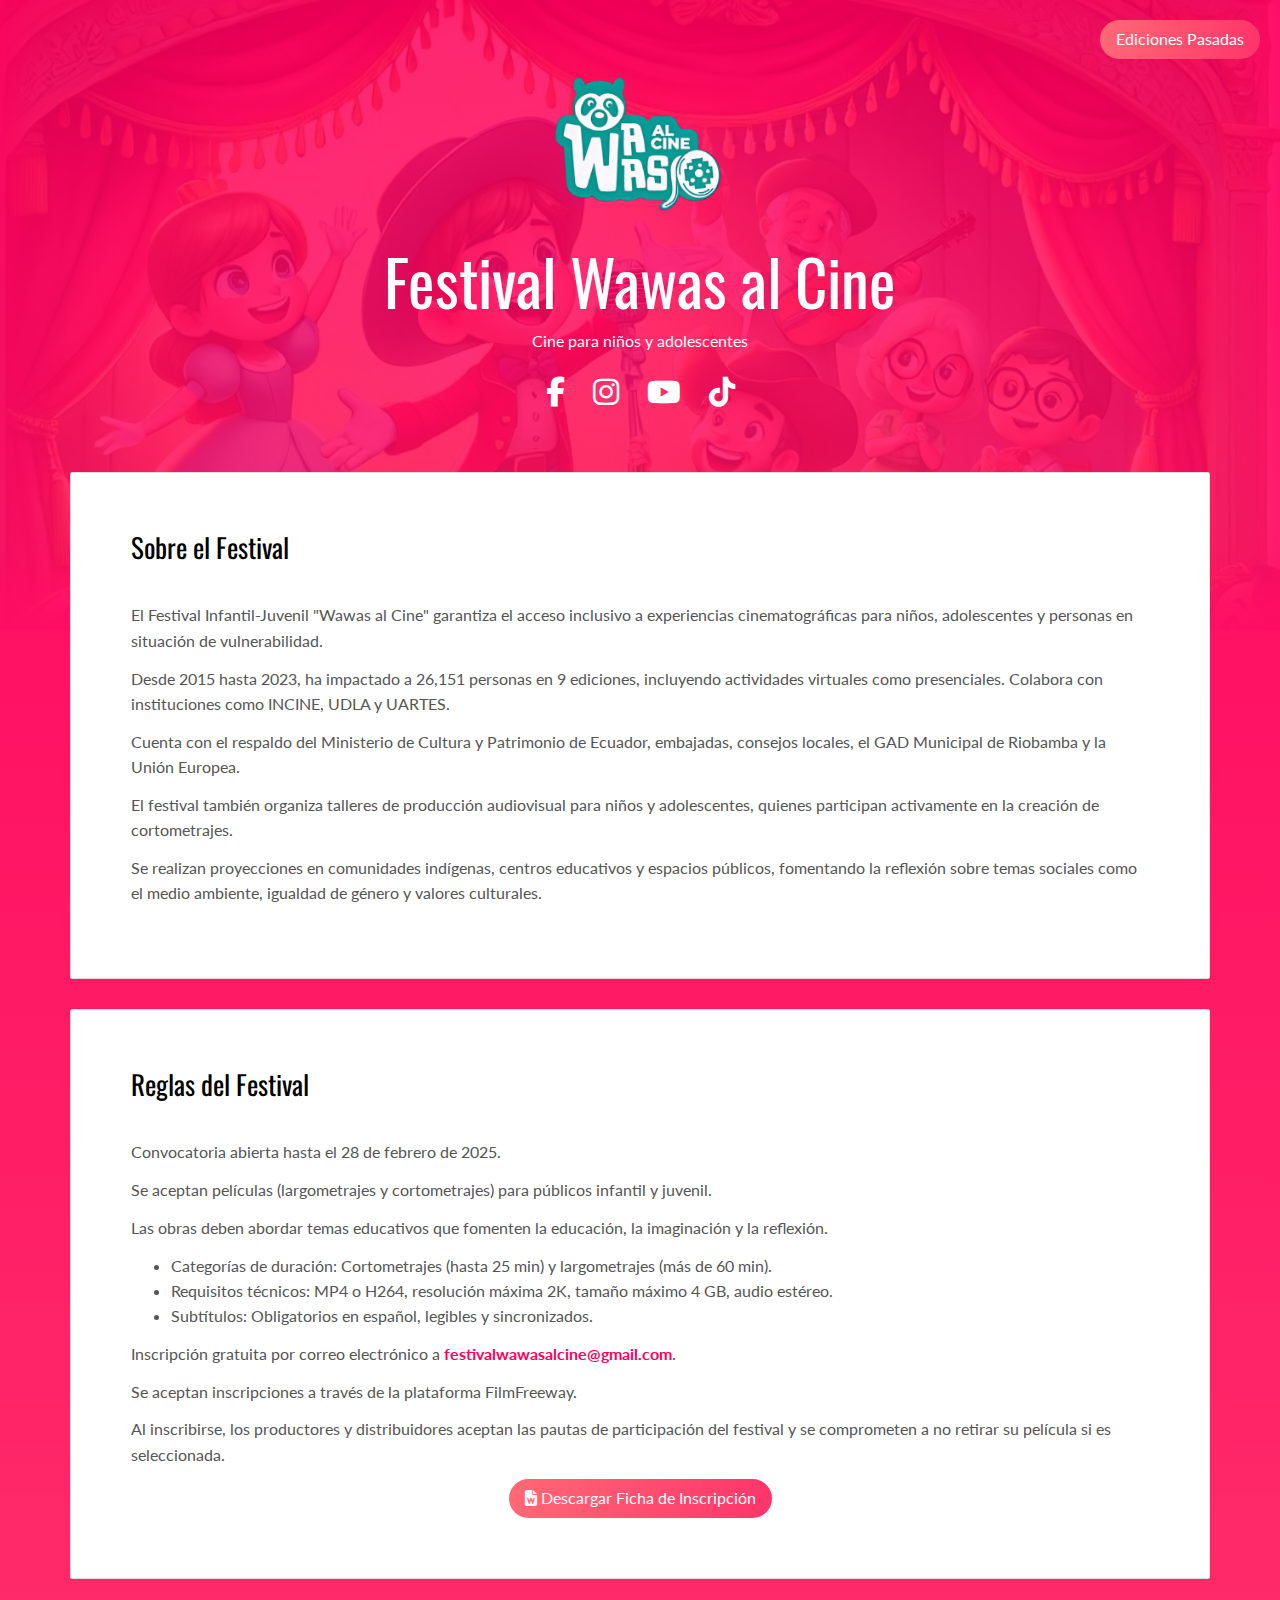
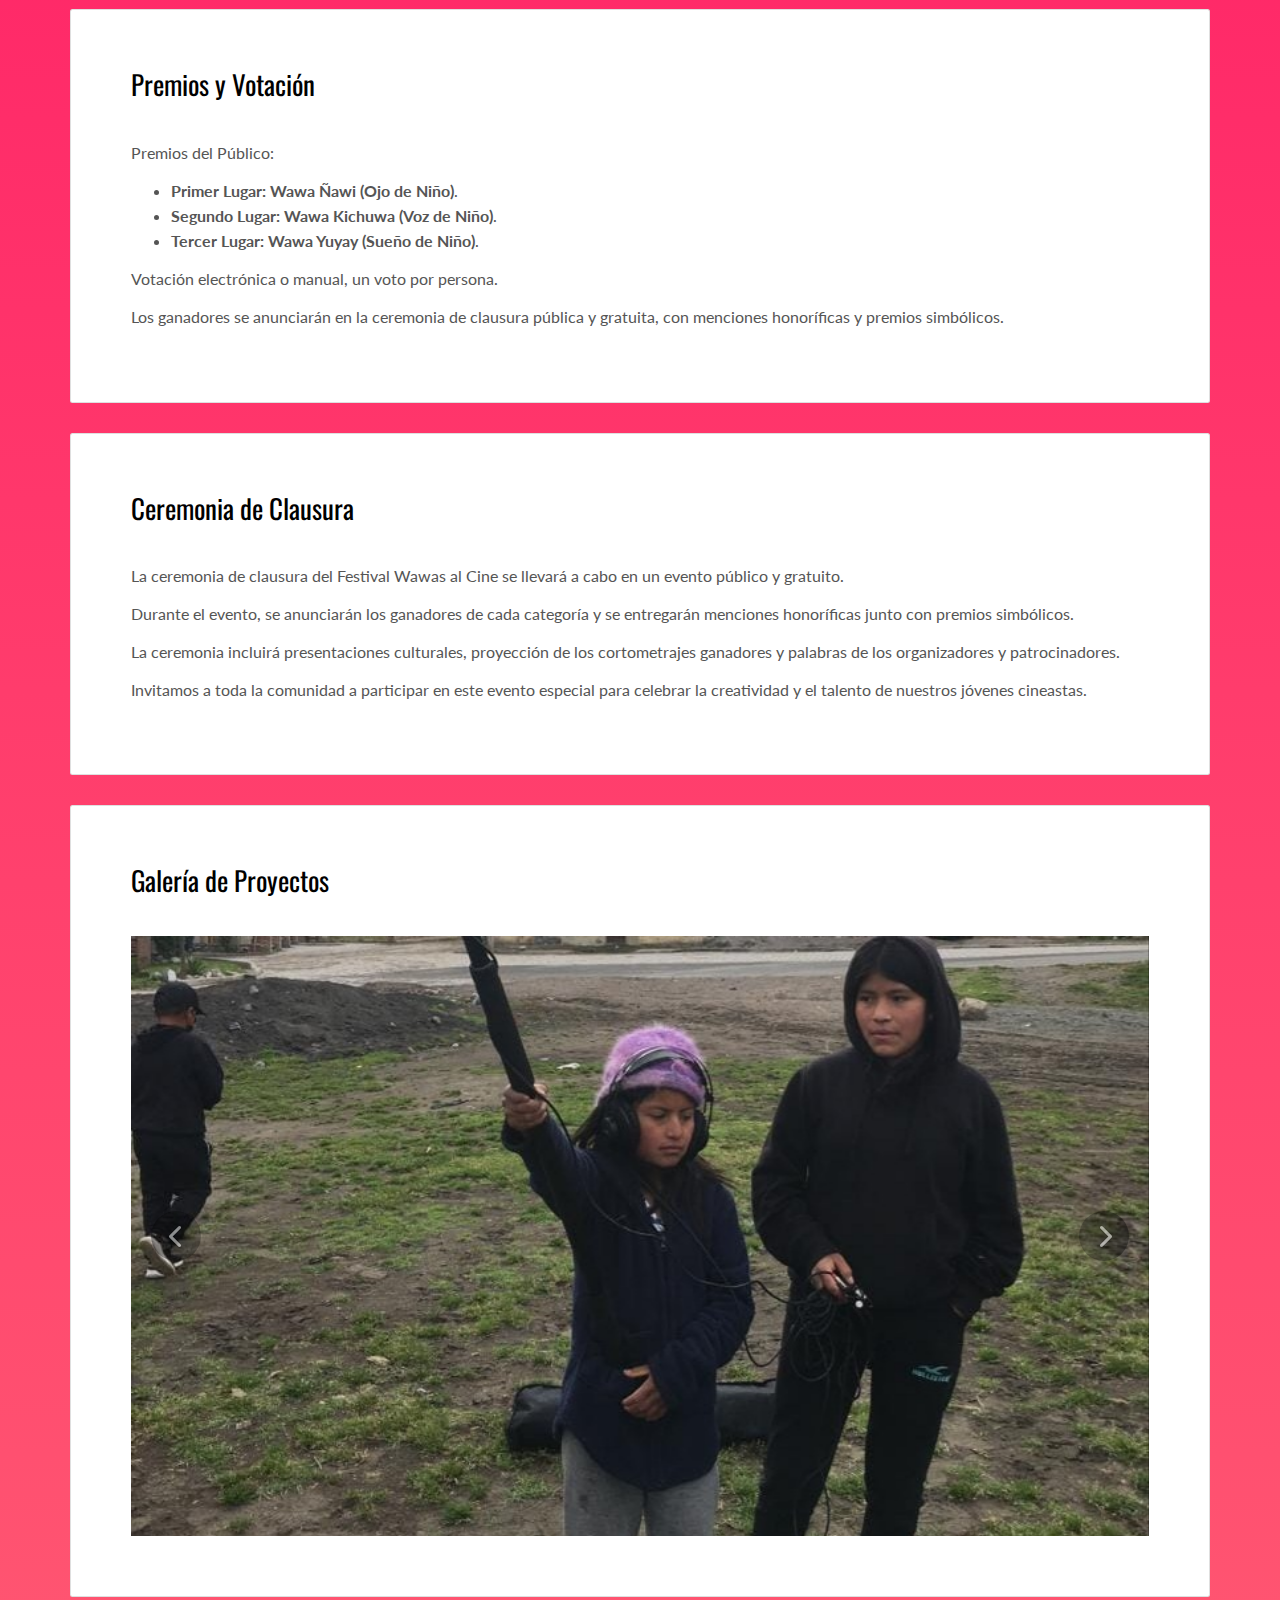
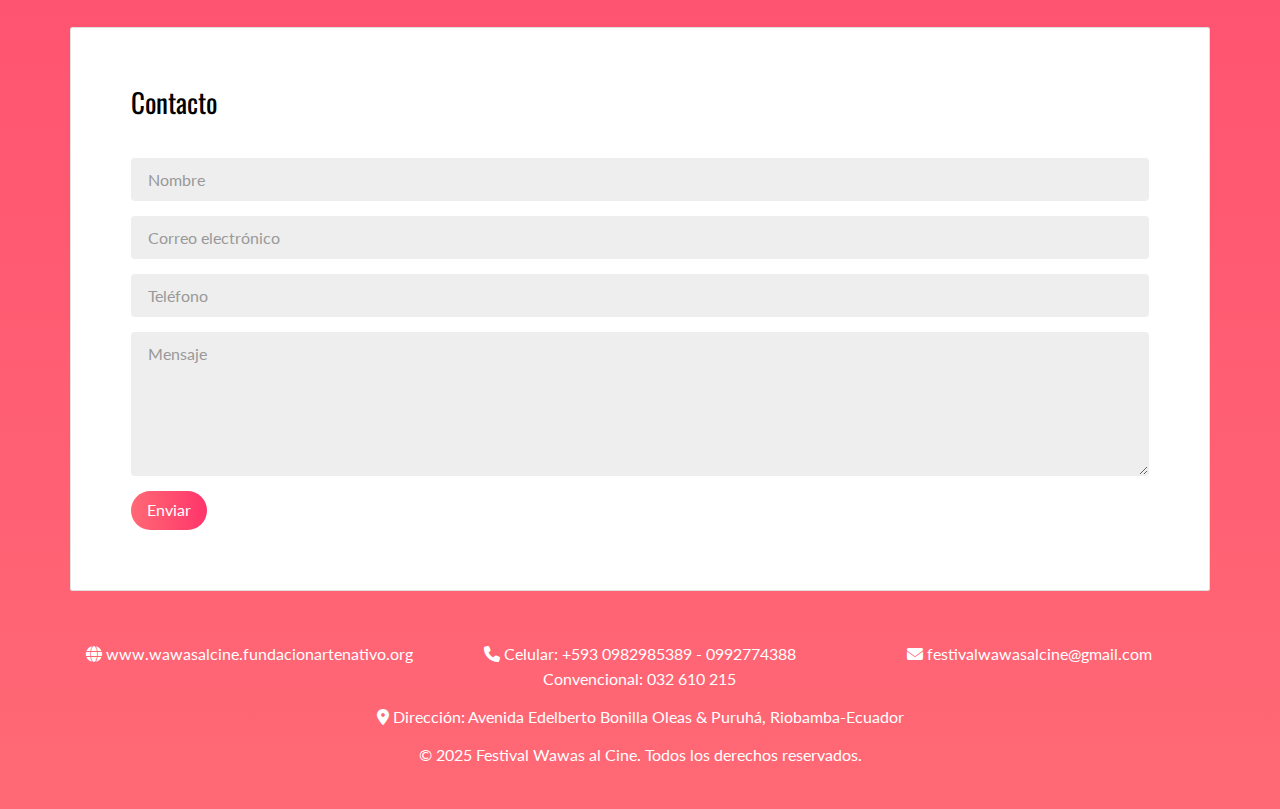
<file: index.html>
<!DOCTYPE html>
<html lang="en">

<head>
  <meta charset="UTF-8">
  <meta content="IE=edge" http-equiv="X-UA-Compatible">
  <meta content="width=device-width,initial-scale=1" name="viewport">
  <meta content="description" name="description">
  <meta name="google" content="notranslate" />
  <meta content="Festival Wawas al Cine" name="author">

  <!-- Disable tap highlight on IE -->
  <meta name="msapplication-tap-highlight" content="no">
  
  <link rel="icon" href="./assets/wawas.png" type="image/png">

  <title>Festival Wawas al Cine</title>  

<link href="./main.d8e0d294.css" rel="stylesheet"></head>
<link rel="stylesheet" href="custom-carousel.css">
<link href="https://cdnjs.cloudflare.com/ajax/libs/font-awesome/6.4.0/css/all.min.css" rel="stylesheet">


<body class="">

<div class="background-color-layer" style="background-image: url('assets/images/img-00.png')"
></div>
<main class="content-wrapper">
  <button onclick="window.location.href='ediciones-pasadas.html'" class="btn btn-primary" style="position: absolute; top: 20px; right: 20px;">
    Ediciones Pasadas
  </button>
  <header class="white-text-container section-container">
    <div class="text-center">
      <img src="./assets/wawas.png" alt="Logo del Festival Wawas al Cine" style="width: 200px; height: auto; margin-bottom: 5px;" class="fade-in"> 
      <h1>Festival Wawas al Cine</h1>
      <p>Cine para niños y adolescentes</p>
      <p>
        <a href="https://www.facebook.com/profile.php?id=100049166961792" target="_blank"><i class="fab fa-facebook-f fa"></i></a>
        <a href="https://www.instagram.com/festivalwawasalcine/" target="_blank"><i class="fab fa-instagram fa"></i></a>
        <a href="https://www.youtube.com/@FestivalInfantilJuvenilWawasal" target="_blank"><i class="fab fa-youtube fa"></i></a>
        <a href="https://www.tiktok.com/@wawas_al_cine" target="_blank"><i class="fab fa-tiktok fa"></i></a>        
      </p>
      
    </div>
  </header>

 <div class="container">
   <div class="row">
     <div class="col-xs-12">

        <div class="card">
          <div class="card-block">
            <h2>Sobre el Festival</h2>
            <p>El Festival Infantil-Juvenil "Wawas al Cine" garantiza el acceso inclusivo a experiencias cinematográficas para niños, adolescentes y personas en situación de vulnerabilidad.</p>
            <p>Desde 2015 hasta 2023, ha impactado a 26,151 personas en 9 ediciones, incluyendo actividades virtuales como presenciales. Colabora con instituciones como INCINE, UDLA y UARTES.</p>
            <p>Cuenta con el respaldo del Ministerio de Cultura y Patrimonio de Ecuador, embajadas, consejos locales, el GAD Municipal de Riobamba y la Unión Europea.</p>
            <p>El festival también organiza talleres de producción audiovisual para niños y adolescentes, quienes participan activamente en la creación de cortometrajes.</p>
            <p>Se realizan proyecciones en comunidades indígenas, centros educativos y espacios públicos, fomentando la reflexión sobre temas sociales como el medio ambiente, igualdad de género y valores culturales.</p>
            
          </div>
        </div>

        <div class="card">
          <div class="card-block">
            <h2>Reglas del Festival</h2>
            <p>Convocatoria abierta hasta el 28 de febrero de 2025.</p>
            <p>Se aceptan películas (largometrajes y cortometrajes) para públicos infantil y juvenil. </p>
            <p>Las obras deben abordar temas educativos que fomenten la educación, la imaginación y la reflexión.</p>
            <ul>
              <li>Categorías de duración: Cortometrajes (hasta 25 min) y largometrajes (más de 60 min).</li>
              <li>Requisitos técnicos: MP4 o H264, resolución máxima 2K, tamaño máximo 4 GB, audio estéreo.</li>
              <li>Subtítulos: Obligatorios en español, legibles y sincronizados.</li>
            </ul>
            <p>Inscripción gratuita por correo electrónico a <b><a href='mailto:festivalwawasalcine@gmail.com'>festivalwawasalcine@gmail.com</a></b>.</p>
            <p>Se aceptan inscripciones a través de la plataforma FilmFreeway.</p>
            <p>Al inscribirse, los productores y distribuidores aceptan las pautas de participación del festival y se comprometen a no retirar su película si es seleccionada.</p>
            <!-- Botón para descargar el PDF -->
            <div class="text-center mt-4">
              <a href="https://download1529.mediafire.com/ingofnswfqcgKfX5BxcGfhJadnVsTkzW83biGCTYrsb0rPas_eyM42sYlpbgZjIDRF6YqnkdyDRWDctNRsCfbr-79LlKiT_jKW0gebKMLtZVSP9h9YLtyXeGC2njs0zVSu29Tr2Jl0eSChZemynn3VI9s3FDqSgcIttXkw_b8LgLLQ/nq4o2k0xqj790e2/FICHA-DE-INSCRIPCION+wawas.doc" class="btn btn-primary" download>
                <i class="fas fa-file-word"></i> Descargar Ficha de Inscripción
              </a>
            </div>
          </div>
        </div>
        

        <div class="card">
          <div class="card-block">
            <h2>Premios y Votación</h2>
            <p>Premios del Público:</p>
            <ul>
              <li><b>Primer Lugar: Wawa Ñawi (Ojo de Niño)</b>.</li>
              <li><b>Segundo Lugar: Wawa Kichuwa (Voz de Niño)</b>.</li>
              <li><b>Tercer Lugar: Wawa Yuyay (Sueño de Niño)</b>.</li>
            </ul>
            <p>Votación electrónica o manual, un voto por persona.</p>
            <p>Los ganadores se anunciarán en la ceremonia de clausura pública y gratuita, con menciones honoríficas y premios simbólicos.</p>
          </div>
        </div>
        
        <div class="card">
          <div class="card-block">
            <h2>Ceremonia de Clausura</h2>
            <p>La ceremonia de clausura del Festival Wawas al Cine se llevará a cabo en un evento público y gratuito.</p>
            <p>Durante el evento, se anunciarán los ganadores de cada categoría y se entregarán menciones honoríficas junto con premios simbólicos.</p>
            <p>La ceremonia incluirá presentaciones culturales, proyección de los cortometrajes ganadores y palabras de los organizadores y patrocinadores.</p>
            <p>Invitamos a toda la comunidad a participar en este evento especial para celebrar la creatividad y el talento de nuestros jóvenes cineastas.</p>
          </div>
        </div>

        <div class="card">
          <div class="card-block">
            <h2>Galería de Proyectos</h2>
            <div id="carousel-example-generic" class="carousel slide" data-ride="carousel">
              <!-- Contenedor para las imágenes del carrusel -->
              <div class="carousel-inner" id="carousel-images" role="listbox"></div>
              <!-- Botones de control -->
              <a class="carousel-control left" href="#carousel-example-generic" role="button" data-slide="prev">
                <i class="fas fa-chevron-left"></i>
              </a>
              <a class="carousel-control right" href="#carousel-example-generic" role="button" data-slide="next">
                <i class="fas fa-chevron-right"></i>
              </a>
            </div>
          </div>
        </div>
        

        <div class="card">
          <div class="card-block">
            <h2>Contacto</h2>
            <form action="https://formsubmit.co/festivalwawasalcine@gmail.com" method="POST">
              <div class="form-group">
                <input type="text" name="nombre" class="form-control" placeholder="Nombre" required>
              </div>
              <div class="form-group">
                <input type="email" name="email" class="form-control" placeholder="Correo electrónico" required>
              </div>
              <div class="form-group">
                <input type="text" name="teléfono" class="form-control" placeholder="Teléfono" required>
              </div>
              <div class="form-group">
                <textarea name="mensaje" class="form-control" rows="5" placeholder="Mensaje" required></textarea>
              </div>
              <button type="submit" class="btn btn-primary">Enviar</button>
              <input type="hidden" name="_next" value="http://wawasalcine.fundacionartenativo.org/">
              <input type="hidden" name="_captcha" value="false">
            </form>
          </div>
        </div>

     </div>
   </div>
 </div>

 <button id="btnScrollToTop" class="scroll-to-top">
  &#9650;
</button>

</main>
<footer class="footer-container white-text-container text-center">
  <div class="container">
    <div class="row">
      <!-- Página web -->
      <div class="col-md-4 mb-3">
        <p>
          <a href="https://wawasalcine.fundacionartenativo.org/" target="_blank">
            <i class="fas fa-globe"></i> www.wawasalcine.fundacionartenativo.org
          </a>
        </p>
      </div>
      <!-- Teléfonos -->
      <div class="col-md-4 mb-3">
        <p>
          <i class="fas fa-phone"></i> 
          Celular: +593 0982985389 - 0992774388<br>
          Convencional: 032 610 215
        </p>
      </div>
      <!-- Correo electrónico -->
      <div class="col-md-4 mb-3">
        <p>
          <i class="fas fa-envelope"></i> 
          <a href="mailto:festivalwawasalcine@gmail.com">festivalwawasalcine@gmail.com</a>
        </p>
      </div>
    </div>
    <div class="row">
      <!-- Dirección -->
      <div class="col-md-12">
        <p>
          <i class="fas fa-map-marker-alt"></i> 
          Dirección: Avenida Edelberto Bonilla Oleas & Puruhá, Riobamba-Ecuador
        </p>
      </div>
    </div>
    <div class="row">
      <div class="col-md-12">
        <p>&copy; 2025 Festival Wawas al Cine. Todos los derechos reservados.</p>
      </div>
    </div>
  </div>
</footer>


<script type="text/javascript" src="./main.bc58148c.js"></script>
<script>const btnScrollToTop = document.getElementById('btnScrollToTop');

  // Mostrar el botón cuando se hace scroll hacia abajo
  window.addEventListener('scroll', () => {
    if (window.scrollY > 300) { // Aparece después de 300 píxeles de desplazamiento
      btnScrollToTop.classList.add('show');
      btnScrollToTop.classList.remove('hide');
    } else {
      btnScrollToTop.classList.remove('show');
      btnScrollToTop.classList.add('hide');
    }
  });
  
  // Al hacer clic, desplazar hacia arriba suavemente
  btnScrollToTop.addEventListener('click', () => {
    window.scrollTo({
      top: 0,
      behavior: 'smooth'
    });
  });</script>

<script>
// Referencias a los contenedores
const carouselImages = document.getElementById("carousel-images");
const totalImages = 38; // Total de imágenes
let currentIndex = 0;

// Generar dinámicamente las imágenes del carrusel
for (let i = 1; i <= totalImages; i++) {
  const carouselItem = document.createElement("div");
  carouselItem.className = i === 1 ? "item active" : "item";

  const img = document.createElement("img");
  img.src = `./assets/images/img-${i.toString().padStart(2, "0")}.jpg`;
  img.alt = `Proyecto ${i}`;
  carouselItem.appendChild(img);

  carouselImages.appendChild(carouselItem);
}

// Cambiar a la imagen siguiente
function showNextImage() {
  const items = document.querySelectorAll(".carousel-inner .item");
  items[currentIndex].classList.remove("active");
  currentIndex = (currentIndex + 1) % totalImages;
  items[currentIndex].classList.add("active");
}

// Cambiar a la imagen anterior
function showPrevImage() {
  const items = document.querySelectorAll(".carousel-inner .item");
  items[currentIndex].classList.remove("active");
  currentIndex = (currentIndex - 1 + totalImages) % totalImages;
  items[currentIndex].classList.add("active");
}

// Rotación automática cada 3 segundos
setInterval(showNextImage, 3000);

// Añadir eventos a los controles
document.querySelector(".carousel-control.left").addEventListener("click", showPrevImage);
document.querySelector(".carousel-control.right").addEventListener("click", showNextImage);


</script>
</body>

</html>
</file>
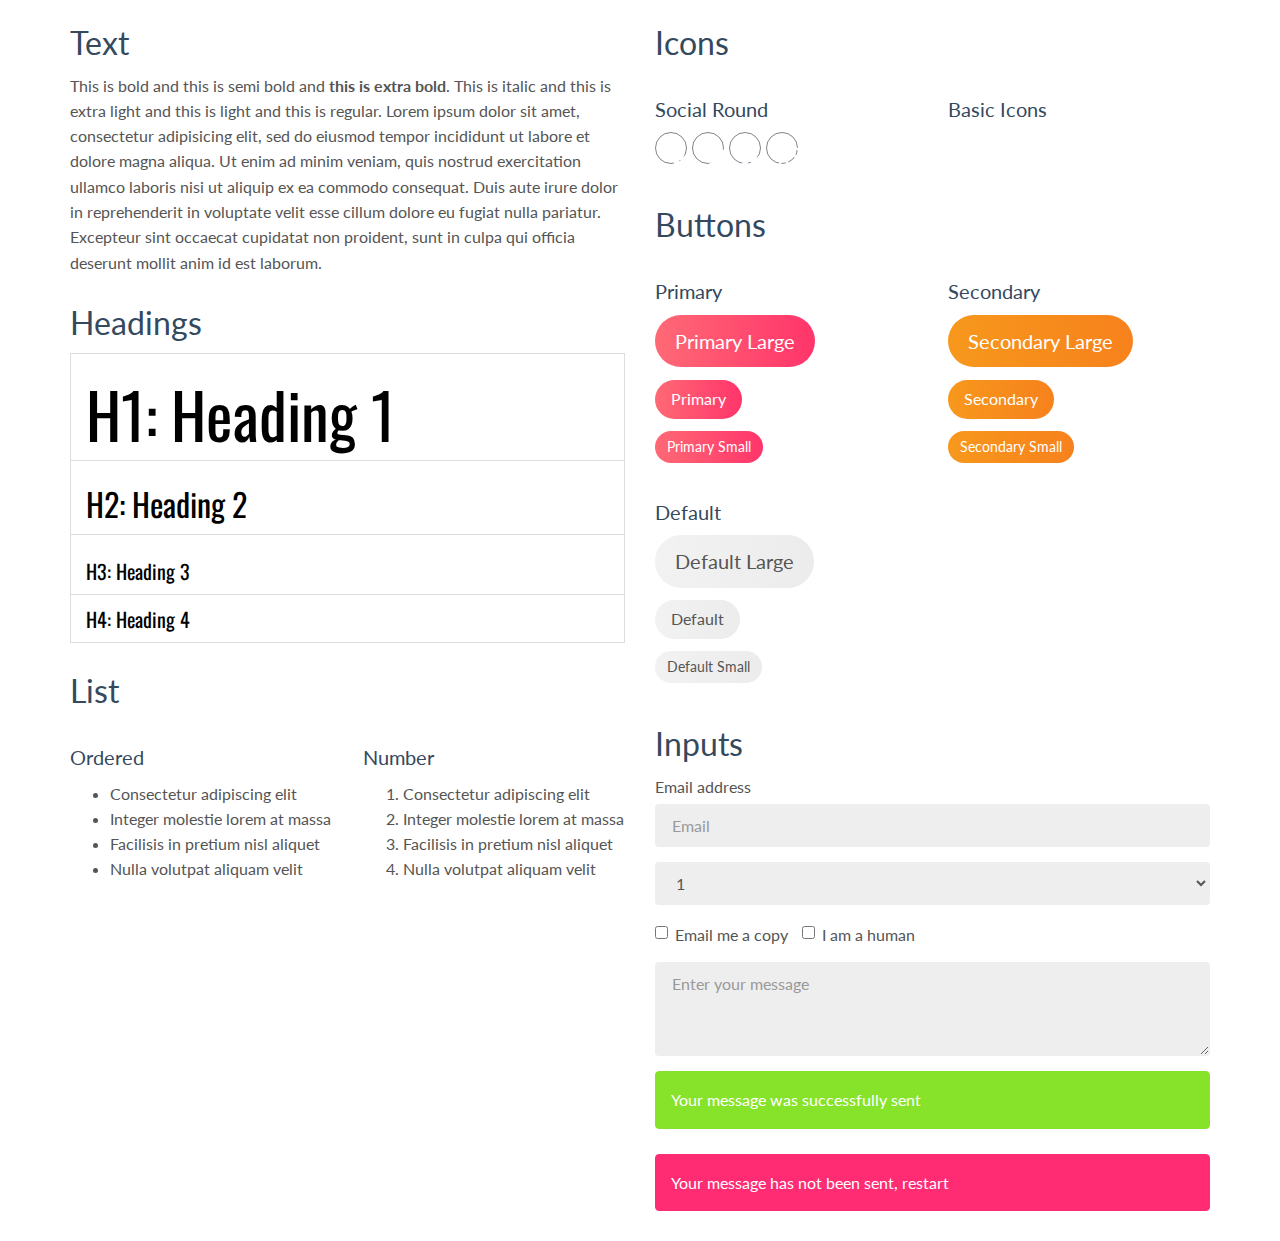
<file: components.html>
<!DOCTYPE html>
<html lang="en">

<head>
  <meta charset="UTF-8">
  <meta content="IE=edge" http-equiv="X-UA-Compatible">
  <meta content="width=device-width,initial-scale=1" name="viewport">
  <meta content="description" name="description">
  <meta name="google" content="notranslate" />
  <meta content="Mashup templates have been developped by Orson.io team" name="author">

  <!-- Disable tap highlight on IE -->
  <meta name="msapplication-tap-highlight" content="no">
  
  <link rel="apple-touch-icon" sizes="180x180" href="./assets/apple-icon-180x180.png">
  <link href="./assets/favicon.ico" rel="icon">

  <title>Title page</title>  

<link href="./main.d8e0d294.css" rel="stylesheet"></head>

<body class="white">


<!-- Add your site or app content here -->
  <div class="container">
    <div class="row">
      <div class="col-xs-12 col-md-6">

        <div class="template-example">
          <h2 class="template-title-example">Text</h2>
          <p>This is bold and this is semi bold and <b>this is extra bold</b>. This is italic and this is extra light and this is light
          and this is regular. Lorem ipsum dolor sit amet, consectetur adipisicing elit, sed do eiusmod
          tempor incididunt ut labore et dolore magna aliqua. Ut enim ad minim veniam,
          quis nostrud exercitation ullamco laboris nisi ut aliquip ex ea commodo
          consequat. Duis aute irure dolor in reprehenderit in voluptate velit esse
          cillum dolore eu fugiat nulla pariatur. Excepteur sint occaecat cupidatat non
          proident, sunt in culpa qui officia deserunt mollit anim id est laborum.
          </p>
        </div>

        <div class="template-example">
          <h2 class="template-title-example">Headings</h2>
          
          <table class="table table-bordered">
            <tr><td><h1>H1: Heading 1</h1></td></tr>
            <tr><td><h2>H2: Heading 2</h2></td></tr>
            <tr><td><h3>H3: Heading 3</h3></td></tr>
            <tr><td><h4>H4: Heading 4</h4></td></tr>
          </table>
          
        </div>

        
        <div class="template-example">
          <h2 class="template-title-example">List</h2>
          <div class="row">
            <div class="col-md-6">
              <h3 class="template-title-example">Ordered</h3>
              <ul>
                <li>Consectetur adipiscing elit</li>
                <li>Integer molestie lorem at massa</li>
                <li>Facilisis in pretium nisl aliquet</li>
                <li>Nulla volutpat aliquam velit</li>
              </ul>
            </div>
            <div class="col-md-6">
              <h3 class="template-title-example">Number</h3>
              <ol>
                <li>Consectetur adipiscing elit</li>
                <li>Integer molestie lorem at massa</li>
                <li>Facilisis in pretium nisl aliquet</li>
                <li>Nulla volutpat aliquam velit</li>
              </ol>
            </div>
          </div>
        </div>
        
      </div>

      <div class="col-xs-12 col-md-6">
        <div class="template-example">
          <h2 class="template-title-example">Icons</h2>
          
          <div class="row">
            <div class="col-md-6">
              <h3 class="template-title-example">Social Round</h2>
              <ul class="list-icons">
                <li>
                  <a href="" class="social-round-icon fa-icon">
                    <i class="fa fa-facebook"></i>
                  </a>
                </li>
                <li>
                  <a href="" class="social-round-icon fa-icon">
                    <i class="fa fa-twitter"></i>
                  </a>
                </li>
                <li>
                  <a href="" class="social-round-icon fa-icon">
                    <i class="fa fa-linkedin"></i>
                  </a>
                </li>
                <li>
                  <a href="" class="social-round-icon fa-icon">
                    <i class="fa fa-instagram"></i>
                  </a>
                </li>
              </ul>
            </div>
            <div class="col-md-6">
               <h3 class="template-title-example">Basic Icons</h2>
                <ul class="list-icons">
                  <li>
                    <span class="fa-icon">
                      <i class="fa fa-facebook"></i>
                    </span>
                  </li>
                  <li>
                    <span class="fa-icon">
                      <i class="fa fa-twitter"></i>
                    </span>
                  </li>
                  <li>
                    <span class="fa-icon">
                      <i class="fa fa-linkedin"></i>
                    </span>
                  </li>
                  <li>
                    <span class="fa-icon">
                      <i class="fa fa-instagram"></i>
                    </span>
                  </li>
                </ul>
            </div>

          </div>


          


        </div>

        <div class="template-example">
          <h2 class="template-title-example">Buttons</h2>
          <div class="row">
            <div class="col-md-6">
              <h3 class="template-title-example">Primary</h2>
              <div class="row">
                  <div class="col-md-6">
                  <p><a href="" class="btn btn-primary btn-lg">Primary Large</a></p>
                  <p><a href="" class="btn btn-primary">Primary </a></p>
                  <p><a href="" class="btn btn-primary btn-sm">Primary Small</a></p>
                </div>
              </div>

              <h3 class="template-title-example">Default</h2>
              <div class="row">
                  <div class="col-md-6">
                  <p><a href="" class="btn btn-default btn-lg">Default Large</a></p>
                  <p><a href="" class="btn btn-default">Default </a></p>
                  <p><a href="" class="btn btn-default btn-sm">Default Small</a></p>
                </div>
              </div>

            </div>

            <div class="col-md-6">
              <h3 class="template-title-example">Secondary</h2>
              <div class="row">
                  <div class="col-md-6">
                  <p><a href="" class="btn btn-info btn-lg">Secondary Large</a></p>
                  <p><a href="" class="btn btn-info">Secondary </a></p>
                  <p><a href="" class="btn btn-info btn-sm">Secondary Small</a></p>
                </div>
              </div>
            </div>
          </div>
        </div>
        
        <div class="template-example">
          <h2 class="template-title-example">Inputs</h2>

            <div class="form-group">
              <label for="exampleInputEmail1">Email address</label>
              <input type="email" class="form-control" id="exampleInputEmail1" placeholder="Email">
            </div>

            <div class="form-group">
              <select class="form-control">
                <option>1</option>
                <option>2</option>
                <option>3</option>
                <option>4</option>
                <option>5</option>
              </select>
            </div>

            <div class="form-group">
              <label class="checkbox-inline">
                <input 
                type="checkbox" id="inlineCheckbox1" value="option1"> Email me a copy
              </label>
              <label class="checkbox-inline">
                <input type="checkbox" id="inlineCheckbox2" value="option2"> I am a human
              </label>
            </div>

            <div class="form-group">
              <textarea class="form-control" rows="3" placeholder="Enter your message"></textarea>
            </div>
            
            <div class="alert alert-success" role="alert">Your message was successfully sent</div>
            <div class="alert alert-danger" role="alert">Your message has not been sent, restart</div>
        </div>




      </div>
    </div>
  </div>

<script type="text/javascript" src="./main.bc58148c.js"></script>
</file>
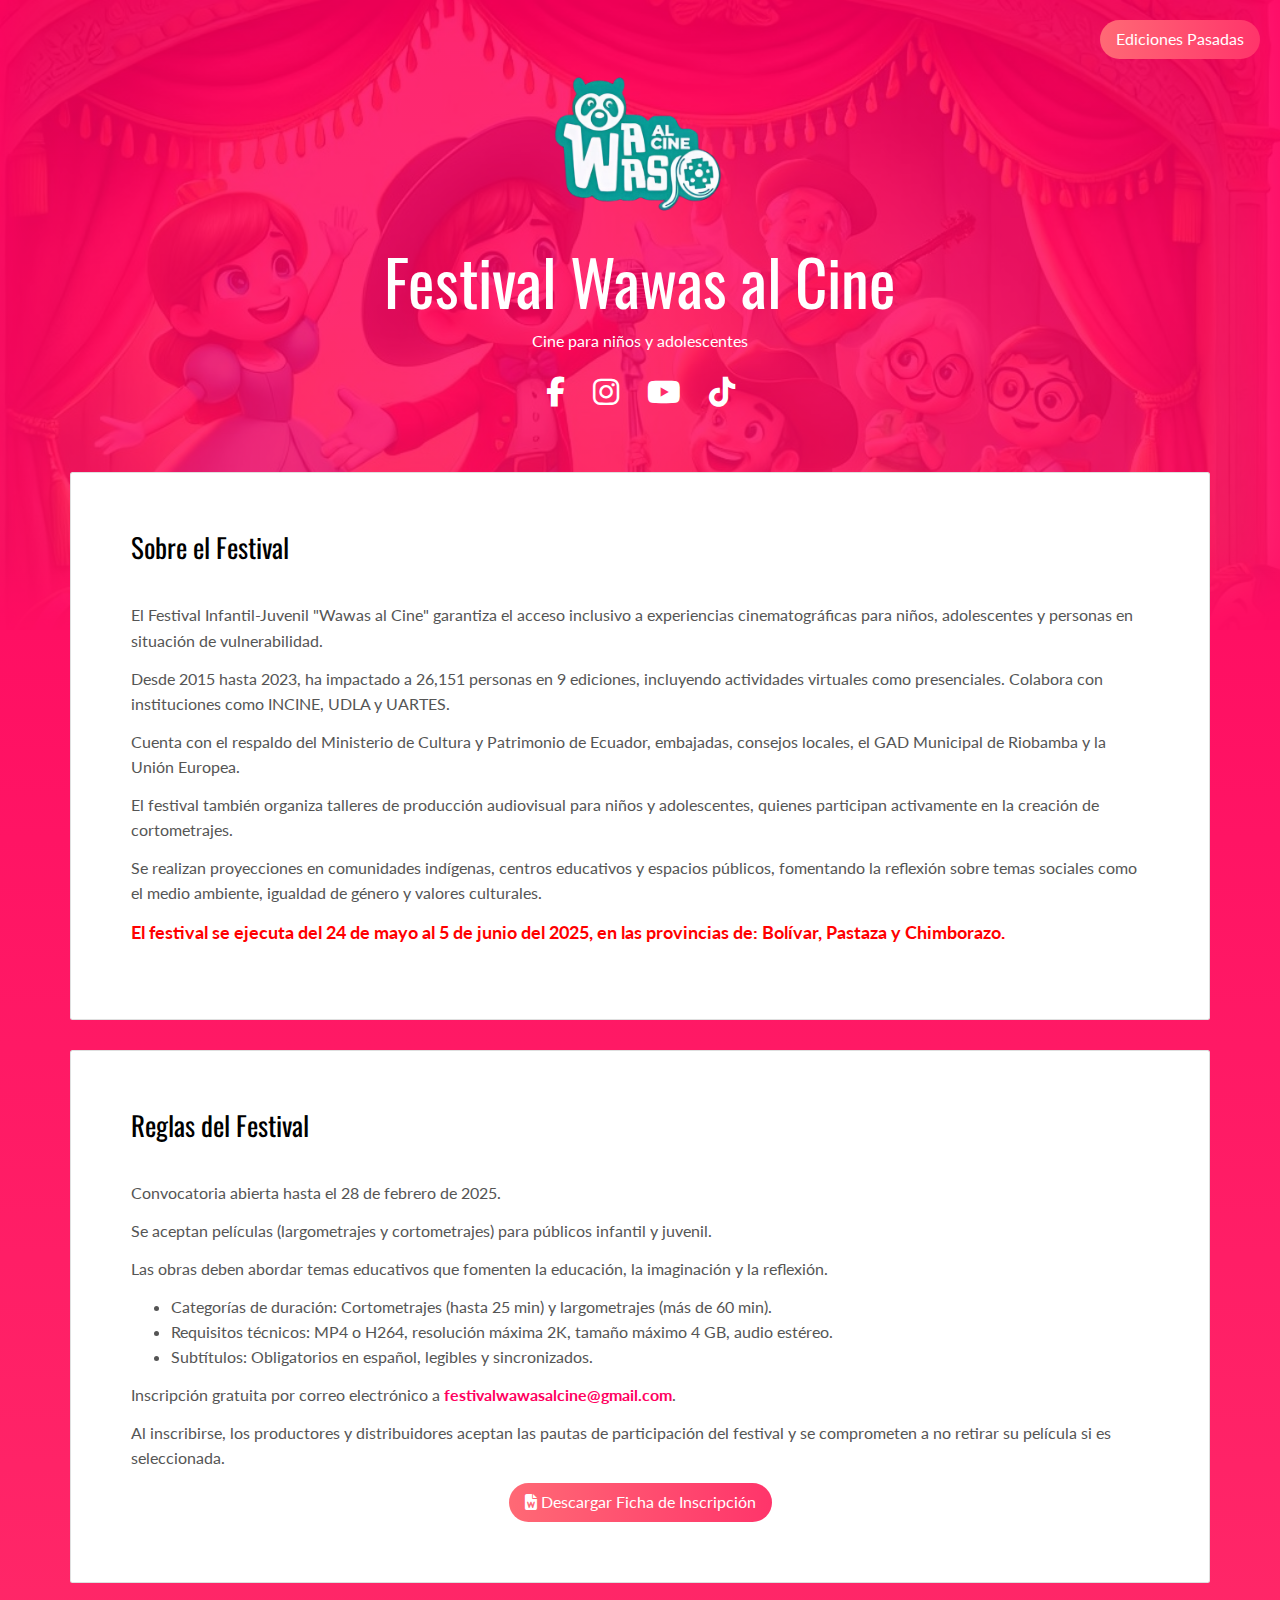
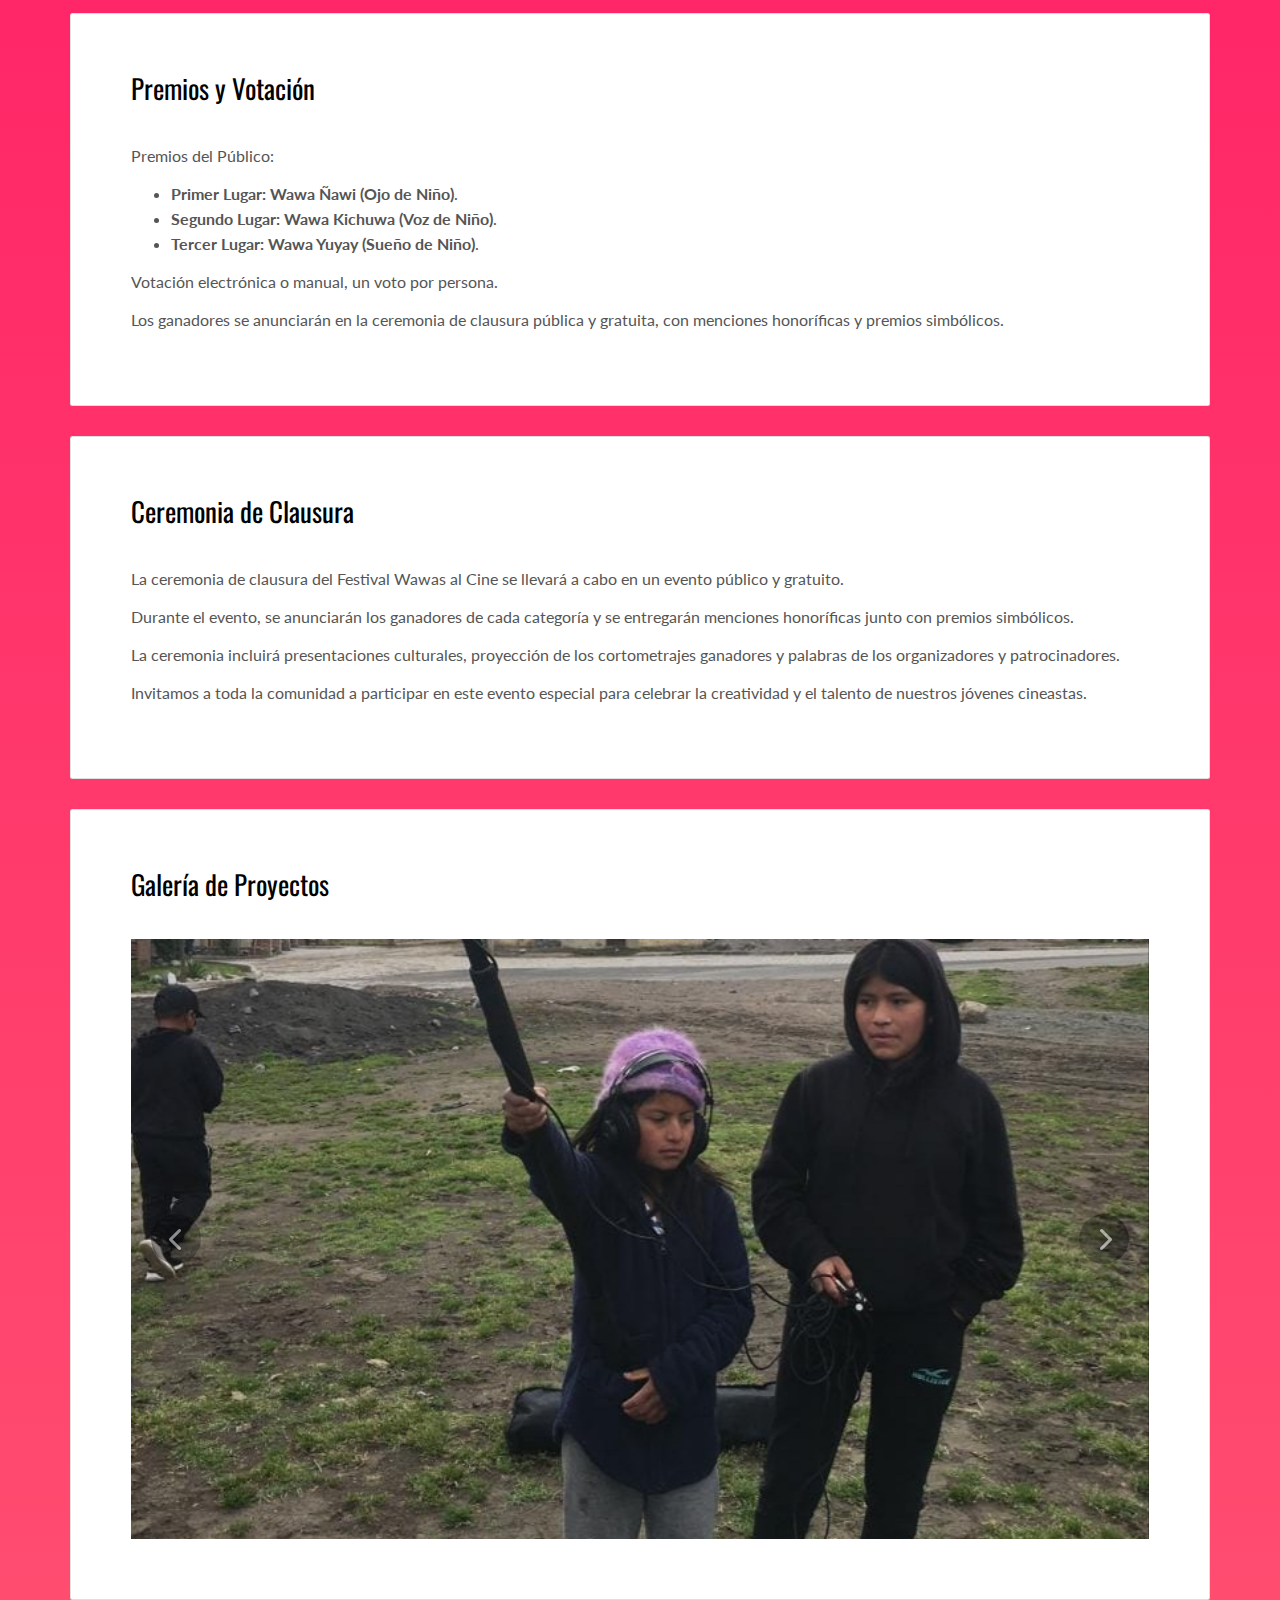
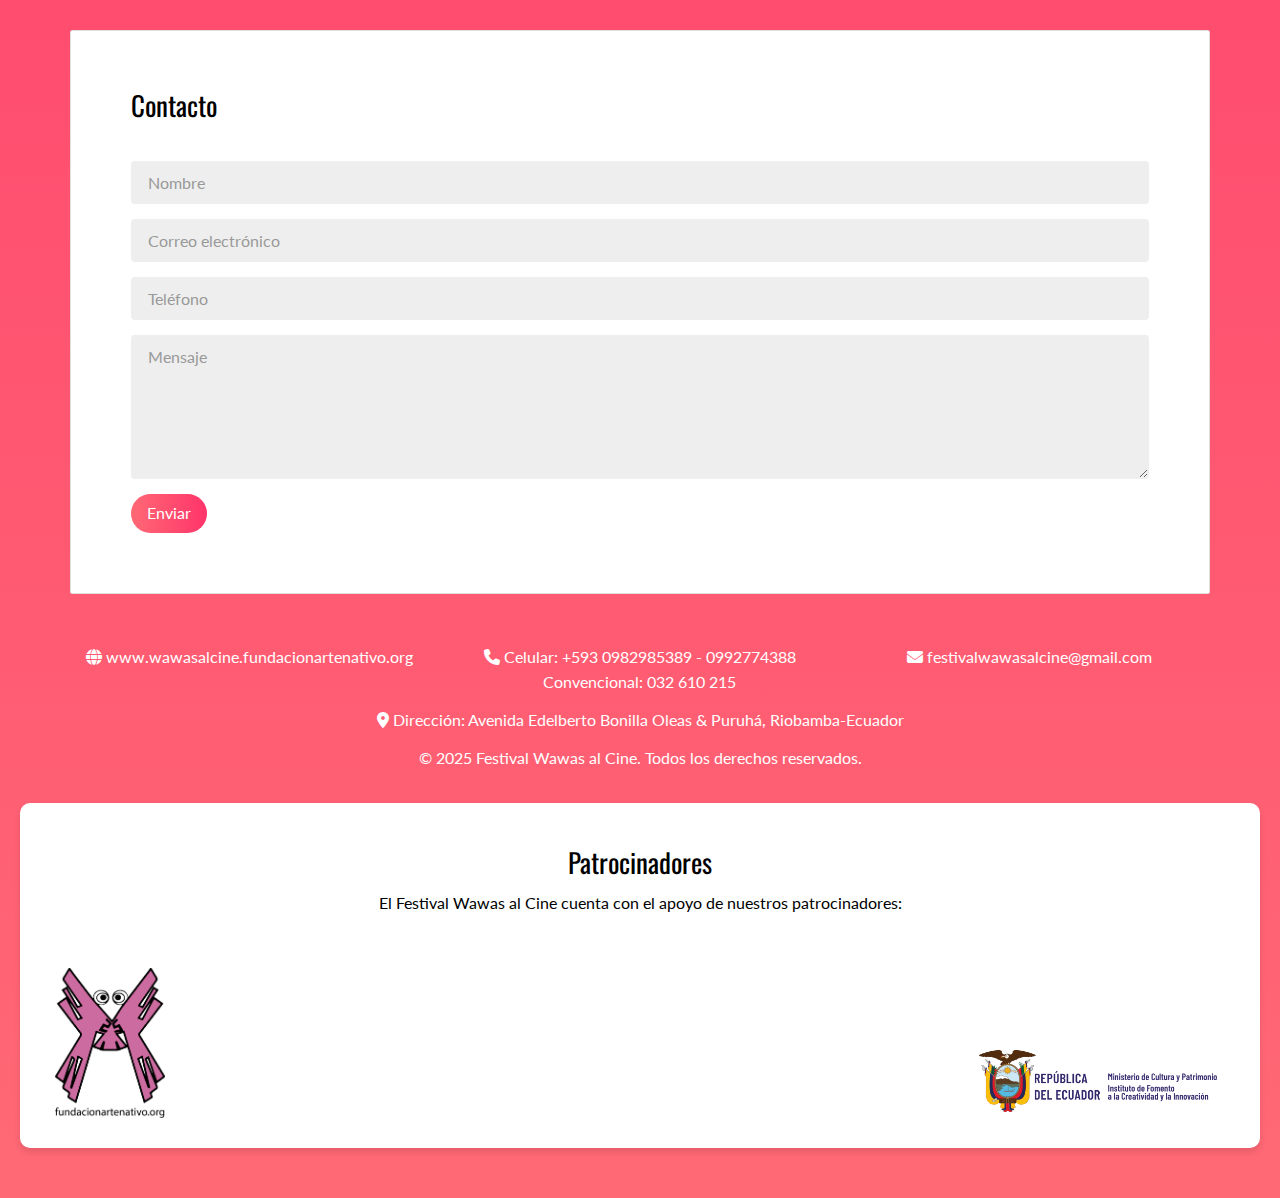
<file: ediciones-pasadas.html>
<!DOCTYPE html>
<html lang="en">

<head>
  <meta charset="UTF-8">
  <meta content="IE=edge" http-equiv="X-UA-Compatible">
  <meta content="width=device-width,initial-scale=1" name="viewport">
  <meta content="description" name="description">
  <meta name="google" content="notranslate" />
  <meta content="Festival Wawas al Cine" name="author">

  <!-- Disable tap highlight on IE -->
  <meta name="msapplication-tap-highlight" content="no">
  
  <link rel="icon" href="./assets/wawas.png" type="image/png">

  <title>Festival Wawas al Cine</title>  

<link href="./main.d8e0d294.css" rel="stylesheet"></head>
<link rel="stylesheet" href="custom-carousel.css">
<link href="https://cdnjs.cloudflare.com/ajax/libs/font-awesome/6.4.0/css/all.min.css" rel="stylesheet">


<body class="">

<div class="background-color-layer" style="background-image: url('assets/images/img-00.png')"
></div>
<main class="content-wrapper">
  <button onclick="window.location.href='ediciones-pasadas.html'" class="btn btn-primary" style="position: absolute; top: 20px; right: 20px;">
    Ediciones Pasadas
  </button>
  <header class="white-text-container section-container">
    <div class="text-center">
     <a href="https://wawasalcine.fundacionartenativo.org">
  <img src="./assets/wawas.png" alt="Logo del Festival Wawas al Cine" style="width: 200px; height: auto; margin-bottom: 5px;" class="fade-in">
</a>
      <h1>Festival Wawas al Cine</h1>
      <p>Cine para niños y adolescentes</p>
      <p>
        <a href="https://www.facebook.com/profile.php?id=61572323371513" target="_blank"><i class="fab fa-facebook-f fa"></i></a>
        <a href="https://www.instagram.com/festivalwawasalcine/" target="_blank"><i class="fab fa-instagram fa"></i></a>
        <a href="https://www.youtube.com/@FestivalInfantilJuvenilWawasal" target="_blank"><i class="fab fa-youtube fa"></i></a>
        <a href="https://www.tiktok.com/@wawas_al_cine" target="_blank"><i class="fab fa-tiktok fa"></i></a>        
      </p>
      
    </div>
  </header>

 <div class="container">
   <div class="row">
     <div class="col-xs-12">

        <div class="card">
          <div class="card-block">
            <h2>Sobre el Festival</h2>
            <p>El Festival Infantil-Juvenil "Wawas al Cine" garantiza el acceso inclusivo a experiencias cinematográficas para niños, adolescentes y personas en situación de vulnerabilidad.</p>
            <p>Desde 2015 hasta 2023, ha impactado a 26,151 personas en 9 ediciones, incluyendo actividades virtuales como presenciales. Colabora con instituciones como INCINE, UDLA y UARTES.</p>
            <p>Cuenta con el respaldo del Ministerio de Cultura y Patrimonio de Ecuador, embajadas, consejos locales, el GAD Municipal de Riobamba y la Unión Europea.</p>
            <p>El festival también organiza talleres de producción audiovisual para niños y adolescentes, quienes participan activamente en la creación de cortometrajes.</p>
            <p>Se realizan proyecciones en comunidades indígenas, centros educativos y espacios públicos, fomentando la reflexión sobre temas sociales como el medio ambiente, igualdad de género y valores culturales.</p>
            <p><b><span style='color: red; font-size: 18px;'>El festival se ejecuta del 24 de mayo al 5 de junio del 2025, en las provincias de: Bolívar, Pastaza y Chimborazo.</span></b></p>
            
          </div>
        </div>

        <div class="card">
          <div class="card-block">
            <h2>Reglas del Festival</h2>
            <p>Convocatoria abierta hasta el 28 de febrero de 2025.</p>
            <p>Se aceptan películas (largometrajes y cortometrajes) para públicos infantil y juvenil. </p>
            <p>Las obras deben abordar temas educativos que fomenten la educación, la imaginación y la reflexión.</p>
            <ul>
              <li>Categorías de duración: Cortometrajes (hasta 25 min) y largometrajes (más de 60 min).</li>
              <li>Requisitos técnicos: MP4 o H264, resolución máxima 2K, tamaño máximo 4 GB, audio estéreo.</li>
              <li>Subtítulos: Obligatorios en español, legibles y sincronizados.</li>
            </ul>
            <p>Inscripción gratuita por correo electrónico a <b><a href='mailto:festivalwawasalcine@gmail.com'>festivalwawasalcine@gmail.com</a></b>.</p>
            <p>Al inscribirse, los productores y distribuidores aceptan las pautas de participación del festival y se comprometen a no retirar su película si es seleccionada.</p>
            <!-- Botón para descargar el PDF -->
            <div class="text-center mt-4">
              <a href="https://drive.google.com/uc?export=download&id=1Lvh-HGr48OXApJaS2rwlJi3nhMXi98SM" class="btn btn-primary" download>
                <i class="fas fa-file-word"></i> Descargar Ficha de Inscripción
              </a>
            </div>
          </div>
        </div>
        

        <div class="card">
          <div class="card-block">
            <h2>Premios y Votación</h2>
            <p>Premios del Público:</p>
            <ul>
              <li><b>Primer Lugar: Wawa Ñawi (Ojo de Niño)</b>.</li>
              <li><b>Segundo Lugar: Wawa Kichuwa (Voz de Niño)</b>.</li>
              <li><b>Tercer Lugar: Wawa Yuyay (Sueño de Niño)</b>.</li>
            </ul>
            <p>Votación electrónica o manual, un voto por persona.</p>
            <p>Los ganadores se anunciarán en la ceremonia de clausura pública y gratuita, con menciones honoríficas y premios simbólicos.</p>
          </div>
        </div>
        
        <div class="card">
          <div class="card-block">
            <h2>Ceremonia de Clausura</h2>
            <p>La ceremonia de clausura del Festival Wawas al Cine se llevará a cabo en un evento público y gratuito.</p>
            <p>Durante el evento, se anunciarán los ganadores de cada categoría y se entregarán menciones honoríficas junto con premios simbólicos.</p>
            <p>La ceremonia incluirá presentaciones culturales, proyección de los cortometrajes ganadores y palabras de los organizadores y patrocinadores.</p>
            <p>Invitamos a toda la comunidad a participar en este evento especial para celebrar la creatividad y el talento de nuestros jóvenes cineastas.</p>
          </div>
        </div>

        <div class="card">
          <div class="card-block">
            <h2>Galería de Proyectos</h2>
            <div id="carousel-example-generic" class="carousel">
              <!-- Contenedor para las imágenes del carrusel -->
              <div class="carousel-inner" id="carousel-images" role="listbox">
                <!-- Las imágenes se generan dinámicamente con JavaScript -->
              </div>
              <!-- Botones de control -->
              <a class="carousel-control left" href="#carousel-example-generic" role="button" data-slide="prev">
                <i class="fas fa-chevron-left"></i>
              </a>
              <a class="carousel-control right" href="#carousel-example-generic" role="button" data-slide="next">
                <i class="fas fa-chevron-right"></i>
              </a>
            </div>
          </div>
        </div>
        
        
        

        <div class="card">
          <div class="card-block">
            <h2>Contacto</h2>
            <form action="https://formsubmit.co/festivalwawasalcine@gmail.com" method="POST">
              <div class="form-group">
                <input type="text" name="nombre" class="form-control" placeholder="Nombre" required>
              </div>
              <div class="form-group">
                <input type="email" name="email" class="form-control" placeholder="Correo electrónico" required>
              </div>
              <div class="form-group">
                <input type="text" name="teléfono" class="form-control" placeholder="Teléfono" required>
              </div>
              <div class="form-group">
                <textarea name="mensaje" class="form-control" rows="5" placeholder="Mensaje" required></textarea>
              </div>
              <button type="submit" class="btn btn-primary">Enviar</button>
              <input type="hidden" name="_next" value="http://wawasalcine.fundacionartenativo.org/">
              <input type="hidden" name="_captcha" value="false">
            </form>
          </div>
        </div>

     </div>
   </div>
 </div>

 <button id="btnScrollToTop" class="scroll-to-top">
  &#9650;
</button>



</main>
<footer class="footer-container white-text-container text-center">
  <div class="container">
    <div class="row">
      <!-- Página web -->
      <div class="col-md-4 mb-3">
        <p>
          <a href="https://wawasalcine.fundacionartenativo.org/" target="_blank">
            <i class="fas fa-globe"></i> www.wawasalcine.fundacionartenativo.org
          </a>
        </p>
      </div>
      <!-- Teléfonos -->
      <div class="col-md-4 mb-3">
        <p>
          <i class="fas fa-phone"></i> 
          Celular: +593 0982985389 - 0992774388<br>
          Convencional: 032 610 215
        </p>
      </div>
      <!-- Correo electrónico -->
      <div class="col-md-4 mb-3">
        <p>
          <i class="fas fa-envelope"></i> 
          <a href="mailto:festivalwawasalcine@gmail.com">festivalwawasalcine@gmail.com</a>
        </p>
      </div>
    </div>
    <div class="row">
      <!-- Dirección -->
      <div class="col-md-12">
        <p>
          <i class="fas fa-map-marker-alt"></i> 
          Dirección: Avenida Edelberto Bonilla Oleas & Puruhá, Riobamba-Ecuador
        </p>
      </div>
    </div>
    <div class="row">
      <div class="col-md-12">
        <p>&copy; 2025 Festival Wawas al Cine. Todos los derechos reservados.</p>
      </div>
    </div>
  </div>
<div style="background-color: white; padding: 20px; border-radius: 10px; position: relative; margin: 20px; box-shadow: 0 4px 6px rgba(0, 0, 0, 0.1);">
  <h2 style="color: black; text-align: center;">Patrocinadores</h2>
  <p style="color: black; text-align: center;">El Festival Wawas al Cine cuenta con el apoyo de nuestros patrocinadores:</p>

  <div style="position: relative; height: 200px;">
    <div style="position: absolute; bottom: 10px; left: 15px;">
      <img src="./assets/FAN.jpg" alt="Logo del patrocinador izquierdo" style="width: 110px; height: auto;">
    </div>

    <div style="position: absolute; bottom: 10px; right: 15px;">
      <img src="./assets/LMAC.png" alt="Logo del patrocinador derecho" style="width: 250px; height: auto;">
    </div>
  </div>
</div>



</footer>


<script type="text/javascript" src="./main.bc58148c.js"></script>
<script>const btnScrollToTop = document.getElementById('btnScrollToTop');

  // Mostrar el botón cuando se hace scroll hacia abajo
  window.addEventListener('scroll', () => {
    if (window.scrollY > 300) { // Aparece después de 300 píxeles de desplazamiento
      btnScrollToTop.classList.add('show');
      btnScrollToTop.classList.remove('hide');
    } else {
      btnScrollToTop.classList.remove('show');
      btnScrollToTop.classList.add('hide');
    }
  });
  
  // Al hacer clic, desplazar hacia arriba suavemente
  btnScrollToTop.addEventListener('click', () => {
    window.scrollTo({
      top: 0,
      behavior: 'smooth'
    });
  });</script>

<script>
// Referencias al contenedor
const carouselImages = document.getElementById("carousel-images");
const totalImages = 38; // Número total de imágenes
let currentIndex = 0;

// Generar dinámicamente las imágenes del carrusel
for (let i = 1; i <= totalImages; i++) {
  const carouselItem = document.createElement("div");
  carouselItem.className = i === 1 ? "item active" : "item"; // La primera imagen está activa por defecto

  const img = document.createElement("img");
  img.src = `./assets/images/img-${i.toString().padStart(2, "0")}.jpg`;
  img.alt = `Proyecto ${i}`;

  carouselItem.appendChild(img);
  carouselImages.appendChild(carouselItem);
}

// Cambiar a la imagen siguiente (sin deslizamiento)
function showNextImage() {
  const items = document.querySelectorAll(".carousel-inner .item");
  items[currentIndex].classList.remove("active");
  currentIndex = (currentIndex + 1) % totalImages;
  items[currentIndex].classList.add("active");
}

// Rotación automática cada 4 segundos
setInterval(showNextImage, 4000);

</script>
</body>

</html>
</file>
<file: custom-carousel.css>
.carousel-inner {
    position: relative;
    overflow: hidden;
    width: 100%;
    height: 600px; /* Altura fija del recuadro */
    background-color: #000; /* Fondo negro para evitar transición blanca */
}

.carousel-inner .item {
    position: absolute;
    top: 0;
    left: 0;
    width: 100%;
    height: 100%;
    opacity: 0;
    transition: opacity 0.5s ease-in-out;
    z-index: 0;
}

.carousel-inner .item.active {
    opacity: 1;
    z-index: 1;
}

.carousel-inner img {
    width: 100%;
    height: 100%;
    object-fit: cover; /* Ajustar al tamaño del recuadro */
    object-position: center center; /* Centrar la imagen vertical y horizontalmente */
}

/* Estilo para las flechas de control */
.carousel-control {
    position: absolute;
    top: 50%;
    transform: translateY(-50%);
    width: 50px;
    height: 50px;
    background-color: rgba(0, 0, 0, 0.5);
    border-radius: 50%;
    display: flex;
    justify-content: center;
    align-items: center;
    font-size: 24px;
    color: #fff;
    z-index: 10;
    cursor: pointer;
    transition: background-color 0.3s ease;
}

.carousel-control.left {
    left: 20px;
}

.carousel-control.right {
    right: 20px;
}

.carousel-control:hover {
    background-color: rgba(0, 0, 0, 0.7);
}
</file>
<file: main.d8e0d294.css>
@import url(https://fonts.googleapis.com/css?family=Lato:400,700|Oswald);@import url(https://maxcdn.bootstrapcdn.com/font-awesome/4.7.0/css/font-awesome.min.css);/*!
 * Bootstrap v3.3.7 (http://getbootstrap.com)
 * Copyright 2011-2016 Twitter, Inc.
 * Licensed under MIT (https://github.com/twbs/bootstrap/blob/master/LICENSE)
 */
/*! normalize.css v3.0.3 | MIT License | github.com/necolas/normalize.css */html{font-family:sans-serif;-ms-text-size-adjust:100%;-webkit-text-size-adjust:100%}body{margin:0}article,aside,details,figcaption,figure,footer,header,hgroup,main,menu,nav,section,summary{display:block}audio,canvas,progress,video{display:inline-block;vertical-align:baseline}audio:not([controls]){display:none;height:0}[hidden],template{display:none}a{background-color:transparent}a:active,a:hover{outline:0}abbr[title]{border-bottom:1px dotted}b,strong{font-weight:700}dfn{font-style:italic}h1{font-size:2em;margin:.67em 0}mark{background:#ff0;color:#000}small{font-size:80%}sub,sup{font-size:75%;line-height:0;position:relative;vertical-align:baseline}sup{top:-.5em}sub{bottom:-.25em}img{border:0}svg:not(:root){overflow:hidden}figure{margin:1em 40px}hr{box-sizing:content-box;height:0}pre{overflow:auto}code,kbd,pre,samp{font-family:monospace,monospace;font-size:1em}button,input,optgroup,select,textarea{color:inherit;font:inherit;margin:0}button{overflow:visible}button,select{text-transform:none}button,html input[type=button],input[type=reset],input[type=submit]{-webkit-appearance:button;cursor:pointer}button[disabled],html input[disabled]{cursor:default}button::-moz-focus-inner,input::-moz-focus-inner{border:0;padding:0}input{line-height:normal}input[type=checkbox],input[type=radio]{box-sizing:border-box;padding:0}input[type=number]::-webkit-inner-spin-button,input[type=number]::-webkit-outer-spin-button{height:auto}input[type=search]{-webkit-appearance:textfield;box-sizing:content-box}input[type=search]::-webkit-search-cancel-button,input[type=search]::-webkit-search-decoration{-webkit-appearance:none}fieldset{border:1px solid silver;margin:0 2px;padding:.35em .625em .75em}textarea{overflow:auto}optgroup{font-weight:700}table{border-collapse:collapse;border-spacing:0}td,th{padding:0}

/*! Source: https://github.com/h5bp/html5-boilerplate/blob/master/src/css/main.css */@media print{*,:after,:before{background:transparent!important;color:#000!important;box-shadow:none!important;text-shadow:none!important}a,a:visited{text-decoration:underline}a[href]:after{content:" (" attr(href) ")"}abbr[title]:after{content:" (" attr(title) ")"}a[href^="#"]:after,a[href^="javascript:"]:after{content:""}blockquote,pre{border:1px solid #999;page-break-inside:avoid}thead{display:table-header-group}img,tr{page-break-inside:avoid}img{max-width:100%!important}h2,h3,p{orphans:3;widows:3}h2,h3{page-break-after:avoid}.navbar{display:none}.btn>.caret,.dropup>.btn>.caret{border-top-color:#000!important}.label{border:1px solid #000}.table{border-collapse:collapse!important}.table td,.table th{background-color:#fff!important}.table-bordered td,.table-bordered th{border:1px solid #ddd!important}}*,:after,:before{-webkit-box-sizing:border-box;-moz-box-sizing:border-box;box-sizing:border-box}html{font-size:10px;-webkit-tap-highlight-color:transparent}body{font-family:Lato,Helvetica,Arial,sans-serif;font-size:16px;line-height:1.58;color:#555;background-color:#fff}button,input,select,textarea{font-family:inherit;font-size:inherit;line-height:inherit}a{color:#ff0060;text-decoration:none}a:focus,a:hover{color:#b30043;text-decoration:underline}a:focus{outline:5px auto -webkit-focus-ring-color;outline-offset:-2px}figure{margin:0}img{vertical-align:middle}.img-responsive{display:block;max-width:100%;height:auto}.img-rounded{border-radius:6px}.img-thumbnail{padding:4px;line-height:1.58;background-color:#fff;border:1px solid #ddd;border-radius:4px;-webkit-transition:all .2s ease-in-out;-o-transition:all .2s ease-in-out;transition:all .2s ease-in-out;display:inline-block;max-width:100%;height:auto}.img-circle{border-radius:50%}hr{margin-top:25px;margin-bottom:25px;border:0;border-top:1px solid #eee}.sr-only{position:absolute;width:1px;height:1px;margin:-1px;padding:0;overflow:hidden;clip:rect(0,0,0,0);border:0}.sr-only-focusable:active,.sr-only-focusable:focus{position:static;width:auto;height:auto;margin:0;overflow:visible;clip:auto}[role=button]{cursor:pointer}.h1,.h2,.h3,.h4,.h5,.h6,h1,h2,h3,h4,h5,h6{font-family:Oswald,Helvetica,Arial,sans-serif;font-weight:400;line-height:1.1;color:#000}.h1 .small,.h1 small,.h2 .small,.h2 small,.h3 .small,.h3 small,.h4 .small,.h4 small,.h5 .small,.h5 small,.h6 .small,.h6 small,h1 .small,h1 small,h2 .small,h2 small,h3 .small,h3 small,h4 .small,h4 small,h5 .small,h5 small,h6 .small,h6 small{font-weight:400;line-height:1;color:#777}.h1,.h2,.h3,h1,h2,h3{margin-top:25px;margin-bottom:12.5px}.h1 .small,.h1 small,.h2 .small,.h2 small,.h3 .small,.h3 small,h1 .small,h1 small,h2 .small,h2 small,h3 .small,h3 small{font-size:65%}.h4,.h5,.h6,h4,h5,h6{margin-top:12.5px;margin-bottom:12.5px}.h4 .small,.h4 small,.h5 .small,.h5 small,.h6 .small,.h6 small,h4 .small,h4 small,h5 .small,h5 small,h6 .small,h6 small{font-size:75%}.h1,h1{font-size:63px}.h2,h2{font-size:27px}.h3,.h4,h3,h4{font-size:20px}.h5,h5{font-size:18px}.h6,h6{font-size:14px}p{margin:0 0 12.5px}.lead{margin-bottom:25px;font-size:18px;font-weight:300;line-height:1.4}@media (min-width:768px){.lead{font-size:24px}}.small,small{font-size:87%}.mark,mark{background-color:#fcf8e3;padding:.2em}.text-left{text-align:left}.text-right{text-align:right}.text-center{text-align:center}.text-justify{text-align:justify}.text-nowrap{white-space:nowrap}.text-lowercase{text-transform:lowercase}.initialism,.text-uppercase{text-transform:uppercase}.text-capitalize{text-transform:capitalize}.text-muted{color:#777}.text-primary{color:#ff0060}a.text-primary:focus,a.text-primary:hover{color:#cc004d}.text-success{color:#fff}a.text-success:focus,a.text-success:hover{color:#e6e6e6}.text-info{color:#31708f}a.text-info:focus,a.text-info:hover{color:#245269}.text-warning{color:#8a6d3b}a.text-warning:focus,a.text-warning:hover{color:#66512c}.text-danger{color:#fff}a.text-danger:focus,a.text-danger:hover{color:#e6e6e6}.bg-primary{color:#fff;background-color:#ff0060}a.bg-primary:focus,a.bg-primary:hover{background-color:#cc004d}.bg-success{background-color:#87e329}a.bg-success:focus,a.bg-success:hover{background-color:#6dc019}.bg-info{background-color:#d9edf7}a.bg-info:focus,a.bg-info:hover{background-color:#afd9ee}.bg-warning{background-color:#fcf8e3}a.bg-warning:focus,a.bg-warning:hover{background-color:#f7ecb5}.bg-danger{background-color:#ff2c74}a.bg-danger:focus,a.bg-danger:hover{background-color:#f80055}.page-header{padding-bottom:11.5px;margin:50px 0 25px;border-bottom:1px solid #eee}ol,ul{margin-top:0;margin-bottom:12.5px}ol ol,ol ul,ul ol,ul ul{margin-bottom:0}.list-inline,.list-unstyled{padding-left:0;list-style:none}.list-inline{margin-left:-5px}.list-inline>li{display:inline-block;padding-left:5px;padding-right:5px}dl{margin-top:0;margin-bottom:25px}dd,dt{line-height:1.58}dt{font-weight:700}dd{margin-left:0}.dl-horizontal dd:after,.dl-horizontal dd:before{content:" ";display:table}.dl-horizontal dd:after{clear:both}@media (min-width:768px){.dl-horizontal dt{float:left;width:160px;clear:left;text-align:right;overflow:hidden;text-overflow:ellipsis;white-space:nowrap}.dl-horizontal dd{margin-left:180px}}abbr[data-original-title],abbr[title]{cursor:help;border-bottom:1px dotted #777}.initialism{font-size:90%}blockquote{padding:12.5px 25px;margin:0 0 25px;font-size:20px;border-left:5px solid #eee}blockquote ol:last-child,blockquote p:last-child,blockquote ul:last-child{margin-bottom:0}blockquote .small,blockquote footer,blockquote small{display:block;font-size:80%;line-height:1.58;color:#777}blockquote .small:before,blockquote footer:before,blockquote small:before{content:"\2014   \A0"}.blockquote-reverse,blockquote.pull-right{padding-right:15px;padding-left:0;border-right:5px solid #eee;border-left:0;text-align:right}.blockquote-reverse .small:before,.blockquote-reverse footer:before,.blockquote-reverse small:before,blockquote.pull-right .small:before,blockquote.pull-right footer:before,blockquote.pull-right small:before{content:""}.blockquote-reverse .small:after,.blockquote-reverse footer:after,.blockquote-reverse small:after,blockquote.pull-right .small:after,blockquote.pull-right footer:after,blockquote.pull-right small:after{content:"\A0   \2014"}address{margin-bottom:25px;font-style:normal;line-height:1.58}code,kbd,pre,samp{font-family:Menlo,Monaco,Consolas,Courier New,monospace}code{color:#c7254e;background-color:#f9f2f4;border-radius:4px}code,kbd{padding:2px 4px;font-size:90%}kbd{color:#fff;background-color:#333;border-radius:3px;box-shadow:inset 0 -1px 0 rgba(0,0,0,.25)}kbd kbd{padding:0;font-size:100%;font-weight:700;box-shadow:none}pre{display:block;padding:12px;margin:0 0 12.5px;font-size:15px;line-height:1.58;word-break:break-all;word-wrap:break-word;color:#333;background-color:#f5f5f5;border:1px solid #ccc;border-radius:4px}pre code{padding:0;font-size:inherit;color:inherit;white-space:pre-wrap;background-color:transparent;border-radius:0}.pre-scrollable{max-height:340px;overflow-y:scroll}.container{margin-right:auto;margin-left:auto;padding-left:15px;padding-right:15px}.container:after,.container:before{content:" ";display:table}.container:after{clear:both}@media (min-width:768px){.container{width:750px}}@media (min-width:992px){.container{width:970px}}@media (min-width:1200px){.container{width:1170px}}.container-fluid{margin-right:auto;margin-left:auto;padding-left:15px;padding-right:15px}.container-fluid:after,.container-fluid:before{content:" ";display:table}.container-fluid:after{clear:both}.row{margin-left:-15px;margin-right:-15px}.row:after,.row:before{content:" ";display:table}.row:after{clear:both}.col-lg-1,.col-lg-2,.col-lg-3,.col-lg-4,.col-lg-5,.col-lg-6,.col-lg-7,.col-lg-8,.col-lg-9,.col-lg-10,.col-lg-11,.col-lg-12,.col-md-1,.col-md-2,.col-md-3,.col-md-4,.col-md-5,.col-md-6,.col-md-7,.col-md-8,.col-md-9,.col-md-10,.col-md-11,.col-md-12,.col-sm-1,.col-sm-2,.col-sm-3,.col-sm-4,.col-sm-5,.col-sm-6,.col-sm-7,.col-sm-8,.col-sm-9,.col-sm-10,.col-sm-11,.col-sm-12,.col-xs-1,.col-xs-2,.col-xs-3,.col-xs-4,.col-xs-5,.col-xs-6,.col-xs-7,.col-xs-8,.col-xs-9,.col-xs-10,.col-xs-11,.col-xs-12{position:relative;min-height:1px;padding-left:15px;padding-right:15px}.col-xs-1,.col-xs-2,.col-xs-3,.col-xs-4,.col-xs-5,.col-xs-6,.col-xs-7,.col-xs-8,.col-xs-9,.col-xs-10,.col-xs-11,.col-xs-12{float:left}.col-xs-1{width:8.33333%}.col-xs-2{width:16.66667%}.col-xs-3{width:25%}.col-xs-4{width:33.33333%}.col-xs-5{width:41.66667%}.col-xs-6{width:50%}.col-xs-7{width:58.33333%}.col-xs-8{width:66.66667%}.col-xs-9{width:75%}.col-xs-10{width:83.33333%}.col-xs-11{width:91.66667%}.col-xs-12{width:100%}.col-xs-pull-0{right:auto}.col-xs-pull-1{right:8.33333%}.col-xs-pull-2{right:16.66667%}.col-xs-pull-3{right:25%}.col-xs-pull-4{right:33.33333%}.col-xs-pull-5{right:41.66667%}.col-xs-pull-6{right:50%}.col-xs-pull-7{right:58.33333%}.col-xs-pull-8{right:66.66667%}.col-xs-pull-9{right:75%}.col-xs-pull-10{right:83.33333%}.col-xs-pull-11{right:91.66667%}.col-xs-pull-12{right:100%}.col-xs-push-0{left:auto}.col-xs-push-1{left:8.33333%}.col-xs-push-2{left:16.66667%}.col-xs-push-3{left:25%}.col-xs-push-4{left:33.33333%}.col-xs-push-5{left:41.66667%}.col-xs-push-6{left:50%}.col-xs-push-7{left:58.33333%}.col-xs-push-8{left:66.66667%}.col-xs-push-9{left:75%}.col-xs-push-10{left:83.33333%}.col-xs-push-11{left:91.66667%}.col-xs-push-12{left:100%}.col-xs-offset-0{margin-left:0}.col-xs-offset-1{margin-left:8.33333%}.col-xs-offset-2{margin-left:16.66667%}.col-xs-offset-3{margin-left:25%}.col-xs-offset-4{margin-left:33.33333%}.col-xs-offset-5{margin-left:41.66667%}.col-xs-offset-6{margin-left:50%}.col-xs-offset-7{margin-left:58.33333%}.col-xs-offset-8{margin-left:66.66667%}.col-xs-offset-9{margin-left:75%}.col-xs-offset-10{margin-left:83.33333%}.col-xs-offset-11{margin-left:91.66667%}.col-xs-offset-12{margin-left:100%}@media (min-width:768px){.col-sm-1,.col-sm-2,.col-sm-3,.col-sm-4,.col-sm-5,.col-sm-6,.col-sm-7,.col-sm-8,.col-sm-9,.col-sm-10,.col-sm-11,.col-sm-12{float:left}.col-sm-1{width:8.33333%}.col-sm-2{width:16.66667%}.col-sm-3{width:25%}.col-sm-4{width:33.33333%}.col-sm-5{width:41.66667%}.col-sm-6{width:50%}.col-sm-7{width:58.33333%}.col-sm-8{width:66.66667%}.col-sm-9{width:75%}.col-sm-10{width:83.33333%}.col-sm-11{width:91.66667%}.col-sm-12{width:100%}.col-sm-pull-0{right:auto}.col-sm-pull-1{right:8.33333%}.col-sm-pull-2{right:16.66667%}.col-sm-pull-3{right:25%}.col-sm-pull-4{right:33.33333%}.col-sm-pull-5{right:41.66667%}.col-sm-pull-6{right:50%}.col-sm-pull-7{right:58.33333%}.col-sm-pull-8{right:66.66667%}.col-sm-pull-9{right:75%}.col-sm-pull-10{right:83.33333%}.col-sm-pull-11{right:91.66667%}.col-sm-pull-12{right:100%}.col-sm-push-0{left:auto}.col-sm-push-1{left:8.33333%}.col-sm-push-2{left:16.66667%}.col-sm-push-3{left:25%}.col-sm-push-4{left:33.33333%}.col-sm-push-5{left:41.66667%}.col-sm-push-6{left:50%}.col-sm-push-7{left:58.33333%}.col-sm-push-8{left:66.66667%}.col-sm-push-9{left:75%}.col-sm-push-10{left:83.33333%}.col-sm-push-11{left:91.66667%}.col-sm-push-12{left:100%}.col-sm-offset-0{margin-left:0}.col-sm-offset-1{margin-left:8.33333%}.col-sm-offset-2{margin-left:16.66667%}.col-sm-offset-3{margin-left:25%}.col-sm-offset-4{margin-left:33.33333%}.col-sm-offset-5{margin-left:41.66667%}.col-sm-offset-6{margin-left:50%}.col-sm-offset-7{margin-left:58.33333%}.col-sm-offset-8{margin-left:66.66667%}.col-sm-offset-9{margin-left:75%}.col-sm-offset-10{margin-left:83.33333%}.col-sm-offset-11{margin-left:91.66667%}.col-sm-offset-12{margin-left:100%}}@media (min-width:992px){.col-md-1,.col-md-2,.col-md-3,.col-md-4,.col-md-5,.col-md-6,.col-md-7,.col-md-8,.col-md-9,.col-md-10,.col-md-11,.col-md-12{float:left}.col-md-1{width:8.33333%}.col-md-2{width:16.66667%}.col-md-3{width:25%}.col-md-4{width:33.33333%}.col-md-5{width:41.66667%}.col-md-6{width:50%}.col-md-7{width:58.33333%}.col-md-8{width:66.66667%}.col-md-9{width:75%}.col-md-10{width:83.33333%}.col-md-11{width:91.66667%}.col-md-12{width:100%}.col-md-pull-0{right:auto}.col-md-pull-1{right:8.33333%}.col-md-pull-2{right:16.66667%}.col-md-pull-3{right:25%}.col-md-pull-4{right:33.33333%}.col-md-pull-5{right:41.66667%}.col-md-pull-6{right:50%}.col-md-pull-7{right:58.33333%}.col-md-pull-8{right:66.66667%}.col-md-pull-9{right:75%}.col-md-pull-10{right:83.33333%}.col-md-pull-11{right:91.66667%}.col-md-pull-12{right:100%}.col-md-push-0{left:auto}.col-md-push-1{left:8.33333%}.col-md-push-2{left:16.66667%}.col-md-push-3{left:25%}.col-md-push-4{left:33.33333%}.col-md-push-5{left:41.66667%}.col-md-push-6{left:50%}.col-md-push-7{left:58.33333%}.col-md-push-8{left:66.66667%}.col-md-push-9{left:75%}.col-md-push-10{left:83.33333%}.col-md-push-11{left:91.66667%}.col-md-push-12{left:100%}.col-md-offset-0{margin-left:0}.col-md-offset-1{margin-left:8.33333%}.col-md-offset-2{margin-left:16.66667%}.col-md-offset-3{margin-left:25%}.col-md-offset-4{margin-left:33.33333%}.col-md-offset-5{margin-left:41.66667%}.col-md-offset-6{margin-left:50%}.col-md-offset-7{margin-left:58.33333%}.col-md-offset-8{margin-left:66.66667%}.col-md-offset-9{margin-left:75%}.col-md-offset-10{margin-left:83.33333%}.col-md-offset-11{margin-left:91.66667%}.col-md-offset-12{margin-left:100%}}@media (min-width:1200px){.col-lg-1,.col-lg-2,.col-lg-3,.col-lg-4,.col-lg-5,.col-lg-6,.col-lg-7,.col-lg-8,.col-lg-9,.col-lg-10,.col-lg-11,.col-lg-12{float:left}.col-lg-1{width:8.33333%}.col-lg-2{width:16.66667%}.col-lg-3{width:25%}.col-lg-4{width:33.33333%}.col-lg-5{width:41.66667%}.col-lg-6{width:50%}.col-lg-7{width:58.33333%}.col-lg-8{width:66.66667%}.col-lg-9{width:75%}.col-lg-10{width:83.33333%}.col-lg-11{width:91.66667%}.col-lg-12{width:100%}.col-lg-pull-0{right:auto}.col-lg-pull-1{right:8.33333%}.col-lg-pull-2{right:16.66667%}.col-lg-pull-3{right:25%}.col-lg-pull-4{right:33.33333%}.col-lg-pull-5{right:41.66667%}.col-lg-pull-6{right:50%}.col-lg-pull-7{right:58.33333%}.col-lg-pull-8{right:66.66667%}.col-lg-pull-9{right:75%}.col-lg-pull-10{right:83.33333%}.col-lg-pull-11{right:91.66667%}.col-lg-pull-12{right:100%}.col-lg-push-0{left:auto}.col-lg-push-1{left:8.33333%}.col-lg-push-2{left:16.66667%}.col-lg-push-3{left:25%}.col-lg-push-4{left:33.33333%}.col-lg-push-5{left:41.66667%}.col-lg-push-6{left:50%}.col-lg-push-7{left:58.33333%}.col-lg-push-8{left:66.66667%}.col-lg-push-9{left:75%}.col-lg-push-10{left:83.33333%}.col-lg-push-11{left:91.66667%}.col-lg-push-12{left:100%}.col-lg-offset-0{margin-left:0}.col-lg-offset-1{margin-left:8.33333%}.col-lg-offset-2{margin-left:16.66667%}.col-lg-offset-3{margin-left:25%}.col-lg-offset-4{margin-left:33.33333%}.col-lg-offset-5{margin-left:41.66667%}.col-lg-offset-6{margin-left:50%}.col-lg-offset-7{margin-left:58.33333%}.col-lg-offset-8{margin-left:66.66667%}.col-lg-offset-9{margin-left:75%}.col-lg-offset-10{margin-left:83.33333%}.col-lg-offset-11{margin-left:91.66667%}.col-lg-offset-12{margin-left:100%}}table{background-color:transparent}caption{padding-top:8px;padding-bottom:8px;color:#777}caption,th{text-align:left}.table{width:100%;max-width:100%;margin-bottom:25px}.table>tbody>tr>td,.table>tbody>tr>th,.table>tfoot>tr>td,.table>tfoot>tr>th,.table>thead>tr>td,.table>thead>tr>th{padding:8px;line-height:1.58;vertical-align:top;border-top:1px solid #ddd}.table>thead>tr>th{vertical-align:bottom;border-bottom:2px solid #ddd}.table>caption+thead>tr:first-child>td,.table>caption+thead>tr:first-child>th,.table>colgroup+thead>tr:first-child>td,.table>colgroup+thead>tr:first-child>th,.table>thead:first-child>tr:first-child>td,.table>thead:first-child>tr:first-child>th{border-top:0}.table>tbody+tbody{border-top:2px solid #ddd}.table .table{background-color:#fff}.table-condensed>tbody>tr>td,.table-condensed>tbody>tr>th,.table-condensed>tfoot>tr>td,.table-condensed>tfoot>tr>th,.table-condensed>thead>tr>td,.table-condensed>thead>tr>th{padding:5px}.table-bordered,.table-bordered>tbody>tr>td,.table-bordered>tbody>tr>th,.table-bordered>tfoot>tr>td,.table-bordered>tfoot>tr>th,.table-bordered>thead>tr>td,.table-bordered>thead>tr>th{border:1px solid #ddd}.table-bordered>thead>tr>td,.table-bordered>thead>tr>th{border-bottom-width:2px}.table-striped>tbody>tr:nth-of-type(odd){background-color:#f9f9f9}.table-hover>tbody>tr:hover{background-color:#f5f5f5}table col[class*=col-]{position:static;float:none;display:table-column}table td[class*=col-],table th[class*=col-]{position:static;float:none;display:table-cell}.table>tbody>tr.active>td,.table>tbody>tr.active>th,.table>tbody>tr>td.active,.table>tbody>tr>th.active,.table>tfoot>tr.active>td,.table>tfoot>tr.active>th,.table>tfoot>tr>td.active,.table>tfoot>tr>th.active,.table>thead>tr.active>td,.table>thead>tr.active>th,.table>thead>tr>td.active,.table>thead>tr>th.active{background-color:#f5f5f5}.table-hover>tbody>tr.active:hover>td,.table-hover>tbody>tr.active:hover>th,.table-hover>tbody>tr:hover>.active,.table-hover>tbody>tr>td.active:hover,.table-hover>tbody>tr>th.active:hover{background-color:#e8e8e8}.table>tbody>tr.success>td,.table>tbody>tr.success>th,.table>tbody>tr>td.success,.table>tbody>tr>th.success,.table>tfoot>tr.success>td,.table>tfoot>tr.success>th,.table>tfoot>tr>td.success,.table>tfoot>tr>th.success,.table>thead>tr.success>td,.table>thead>tr.success>th,.table>thead>tr>td.success,.table>thead>tr>th.success{background-color:#87e329}.table-hover>tbody>tr.success:hover>td,.table-hover>tbody>tr.success:hover>th,.table-hover>tbody>tr:hover>.success,.table-hover>tbody>tr>td.success:hover,.table-hover>tbody>tr>th.success:hover{background-color:#7ad61c}.table>tbody>tr.info>td,.table>tbody>tr.info>th,.table>tbody>tr>td.info,.table>tbody>tr>th.info,.table>tfoot>tr.info>td,.table>tfoot>tr.info>th,.table>tfoot>tr>td.info,.table>tfoot>tr>th.info,.table>thead>tr.info>td,.table>thead>tr.info>th,.table>thead>tr>td.info,.table>thead>tr>th.info{background-color:#d9edf7}.table-hover>tbody>tr.info:hover>td,.table-hover>tbody>tr.info:hover>th,.table-hover>tbody>tr:hover>.info,.table-hover>tbody>tr>td.info:hover,.table-hover>tbody>tr>th.info:hover{background-color:#c4e3f3}.table>tbody>tr.warning>td,.table>tbody>tr.warning>th,.table>tbody>tr>td.warning,.table>tbody>tr>th.warning,.table>tfoot>tr.warning>td,.table>tfoot>tr.warning>th,.table>tfoot>tr>td.warning,.table>tfoot>tr>th.warning,.table>thead>tr.warning>td,.table>thead>tr.warning>th,.table>thead>tr>td.warning,.table>thead>tr>th.warning{background-color:#fcf8e3}.table-hover>tbody>tr.warning:hover>td,.table-hover>tbody>tr.warning:hover>th,.table-hover>tbody>tr:hover>.warning,.table-hover>tbody>tr>td.warning:hover,.table-hover>tbody>tr>th.warning:hover{background-color:#faf2cc}.table>tbody>tr.danger>td,.table>tbody>tr.danger>th,.table>tbody>tr>td.danger,.table>tbody>tr>th.danger,.table>tfoot>tr.danger>td,.table>tfoot>tr.danger>th,.table>tfoot>tr>td.danger,.table>tfoot>tr>th.danger,.table>thead>tr.danger>td,.table>thead>tr.danger>th,.table>thead>tr>td.danger,.table>thead>tr>th.danger{background-color:#ff2c74}.table-hover>tbody>tr.danger:hover>td,.table-hover>tbody>tr.danger:hover>th,.table-hover>tbody>tr:hover>.danger,.table-hover>tbody>tr>td.danger:hover,.table-hover>tbody>tr>th.danger:hover{background-color:#ff1363}.table-responsive{overflow-x:auto;min-height:.01%}@media screen and (max-width:767px){.table-responsive{width:100%;margin-bottom:18.75px;overflow-y:hidden;-ms-overflow-style:-ms-autohiding-scrollbar;border:1px solid #ddd}.table-responsive>.table{margin-bottom:0}.table-responsive>.table>tbody>tr>td,.table-responsive>.table>tbody>tr>th,.table-responsive>.table>tfoot>tr>td,.table-responsive>.table>tfoot>tr>th,.table-responsive>.table>thead>tr>td,.table-responsive>.table>thead>tr>th{white-space:nowrap}.table-responsive>.table-bordered{border:0}.table-responsive>.table-bordered>tbody>tr>td:first-child,.table-responsive>.table-bordered>tbody>tr>th:first-child,.table-responsive>.table-bordered>tfoot>tr>td:first-child,.table-responsive>.table-bordered>tfoot>tr>th:first-child,.table-responsive>.table-bordered>thead>tr>td:first-child,.table-responsive>.table-bordered>thead>tr>th:first-child{border-left:0}.table-responsive>.table-bordered>tbody>tr>td:last-child,.table-responsive>.table-bordered>tbody>tr>th:last-child,.table-responsive>.table-bordered>tfoot>tr>td:last-child,.table-responsive>.table-bordered>tfoot>tr>th:last-child,.table-responsive>.table-bordered>thead>tr>td:last-child,.table-responsive>.table-bordered>thead>tr>th:last-child{border-right:0}.table-responsive>.table-bordered>tbody>tr:last-child>td,.table-responsive>.table-bordered>tbody>tr:last-child>th,.table-responsive>.table-bordered>tfoot>tr:last-child>td,.table-responsive>.table-bordered>tfoot>tr:last-child>th{border-bottom:0}}fieldset{margin:0;min-width:0}fieldset,legend{padding:0;border:0}legend{display:block;width:100%;margin-bottom:25px;font-size:24px;line-height:inherit;color:#333;border-bottom:1px solid #e5e5e5}label{display:inline-block;max-width:100%;margin-bottom:5px;font-weight:700}input[type=search]{-webkit-box-sizing:border-box;-moz-box-sizing:border-box;box-sizing:border-box}input[type=checkbox],input[type=radio]{margin:4px 0 0;margin-top:1px\9;line-height:normal}input[type=file]{display:block}input[type=range]{display:block;width:100%}select[multiple],select[size]{height:auto}input[type=checkbox]:focus,input[type=file]:focus,input[type=radio]:focus{outline:5px auto -webkit-focus-ring-color;outline-offset:-2px}output{padding-top:9px}.form-control,output{display:block;font-size:16px;line-height:1.58;color:#555}.form-control{width:100%;height:43px;padding:8px 16px;background-color:#eee;background-image:none;border:1px solid transparent;border-radius:4px;-webkit-box-shadow:inset 0 1px 1px rgba(0,0,0,.075);box-shadow:inset 0 1px 1px rgba(0,0,0,.075);-webkit-transition:border-color .15s ease-in-out,box-shadow .15s ease-in-out;-o-transition:border-color ease-in-out .15s,box-shadow ease-in-out .15s;transition:border-color .15s ease-in-out,box-shadow .15s ease-in-out}.form-control:focus{border-color:#66afe9;-webkit-box-shadow:inset 0 1px 1px rgba(0,0,0,.075),0 0 8px rgba(102,175,233,.6);box-shadow:inset 0 1px 1px rgba(0,0,0,.075),0 0 8px rgba(102,175,233,.6)}.form-control::-moz-placeholder{color:#999;opacity:1}.form-control:-ms-input-placeholder{color:#999}.form-control::-webkit-input-placeholder{color:#999}.form-control::-ms-expand{border:0;background-color:transparent}.form-control[disabled],.form-control[readonly],fieldset[disabled] .form-control{background-color:#eee;opacity:1}.form-control[disabled],fieldset[disabled] .form-control{cursor:not-allowed}textarea.form-control{height:auto}input[type=search]{-webkit-appearance:none}@media screen and (-webkit-min-device-pixel-ratio:0){input[type=date].form-control,input[type=datetime-local].form-control,input[type=month].form-control,input[type=time].form-control{line-height:43px}.input-group-sm>.input-group-btn>input[type=date].btn,.input-group-sm>.input-group-btn>input[type=datetime-local].btn,.input-group-sm>.input-group-btn>input[type=month].btn,.input-group-sm>.input-group-btn>input[type=time].btn,.input-group-sm>input[type=date].form-control,.input-group-sm>input[type=date].input-group-addon,.input-group-sm>input[type=datetime-local].form-control,.input-group-sm>input[type=datetime-local].input-group-addon,.input-group-sm>input[type=month].form-control,.input-group-sm>input[type=month].input-group-addon,.input-group-sm>input[type=time].form-control,.input-group-sm>input[type=time].input-group-addon,.input-group-sm input[type=date],.input-group-sm input[type=datetime-local],.input-group-sm input[type=month],.input-group-sm input[type=time],input[type=date].input-sm,input[type=datetime-local].input-sm,input[type=month].input-sm,input[type=time].input-sm{line-height:35px}.input-group-lg>.input-group-btn>input[type=date].btn,.input-group-lg>.input-group-btn>input[type=datetime-local].btn,.input-group-lg>.input-group-btn>input[type=month].btn,.input-group-lg>.input-group-btn>input[type=time].btn,.input-group-lg>input[type=date].form-control,.input-group-lg>input[type=date].input-group-addon,.input-group-lg>input[type=datetime-local].form-control,.input-group-lg>input[type=datetime-local].input-group-addon,.input-group-lg>input[type=month].form-control,.input-group-lg>input[type=month].input-group-addon,.input-group-lg>input[type=time].form-control,.input-group-lg>input[type=time].input-group-addon,.input-group-lg input[type=date],.input-group-lg input[type=datetime-local],.input-group-lg input[type=month],.input-group-lg input[type=time],input[type=date].input-lg,input[type=datetime-local].input-lg,input[type=month].input-lg,input[type=time].input-lg{line-height:53px}}.form-group{margin-bottom:15px}.checkbox,.radio{position:relative;display:block;margin-top:10px;margin-bottom:10px}.checkbox label,.radio label{min-height:25px;padding-left:20px;margin-bottom:0;font-weight:400;cursor:pointer}.checkbox-inline input[type=checkbox],.checkbox input[type=checkbox],.radio-inline input[type=radio],.radio input[type=radio]{position:absolute;margin-left:-20px;margin-top:4px\9}.checkbox+.checkbox,.radio+.radio{margin-top:-5px}.checkbox-inline,.radio-inline{position:relative;display:inline-block;padding-left:20px;margin-bottom:0;vertical-align:middle;font-weight:400;cursor:pointer}.checkbox-inline+.checkbox-inline,.radio-inline+.radio-inline{margin-top:0;margin-left:10px}.checkbox-inline.disabled,.checkbox.disabled label,.radio-inline.disabled,.radio.disabled label,fieldset[disabled] .checkbox-inline,fieldset[disabled] .checkbox label,fieldset[disabled] .radio-inline,fieldset[disabled] .radio label,fieldset[disabled] input[type=checkbox],fieldset[disabled] input[type=radio],input[type=checkbox].disabled,input[type=checkbox][disabled],input[type=radio].disabled,input[type=radio][disabled]{cursor:not-allowed}.form-control-static{padding-top:9px;padding-bottom:9px;margin-bottom:0;min-height:41px}.form-control-static.input-lg,.form-control-static.input-sm,.input-group-lg>.form-control-static.form-control,.input-group-lg>.form-control-static.input-group-addon,.input-group-lg>.input-group-btn>.form-control-static.btn,.input-group-sm>.form-control-static.form-control,.input-group-sm>.form-control-static.input-group-addon,.input-group-sm>.input-group-btn>.form-control-static.btn{padding-left:0;padding-right:0}.input-group-sm>.form-control,.input-group-sm>.input-group-addon,.input-group-sm>.input-group-btn>.btn,.input-sm{height:35px;padding:6px 12px;font-size:14px;line-height:1.5;border-radius:3px}.input-group-sm>.input-group-btn>select.btn,.input-group-sm>select.form-control,.input-group-sm>select.input-group-addon,select.input-sm{height:35px;line-height:35px}.input-group-sm>.input-group-btn>select[multiple].btn,.input-group-sm>.input-group-btn>textarea.btn,.input-group-sm>select[multiple].form-control,.input-group-sm>select[multiple].input-group-addon,.input-group-sm>textarea.form-control,.input-group-sm>textarea.input-group-addon,select[multiple].input-sm,textarea.input-sm{height:auto}.form-group-sm .form-control{height:35px;padding:6px 12px;font-size:14px;line-height:1.5;border-radius:3px}.form-group-sm select.form-control{height:35px;line-height:35px}.form-group-sm select[multiple].form-control,.form-group-sm textarea.form-control{height:auto}.form-group-sm .form-control-static{height:35px;min-height:39px;padding:7px 12px;font-size:14px;line-height:1.5}.input-group-lg>.form-control,.input-group-lg>.input-group-addon,.input-group-lg>.input-group-btn>.btn,.input-lg{height:53px;padding:12px 20px;font-size:20px;line-height:1.33333;border-radius:6px}.input-group-lg>.input-group-btn>select.btn,.input-group-lg>select.form-control,.input-group-lg>select.input-group-addon,select.input-lg{height:53px;line-height:53px}.input-group-lg>.input-group-btn>select[multiple].btn,.input-group-lg>.input-group-btn>textarea.btn,.input-group-lg>select[multiple].form-control,.input-group-lg>select[multiple].input-group-addon,.input-group-lg>textarea.form-control,.input-group-lg>textarea.input-group-addon,select[multiple].input-lg,textarea.input-lg{height:auto}.form-group-lg .form-control{height:53px;padding:12px 20px;font-size:20px;line-height:1.33333;border-radius:6px}.form-group-lg select.form-control{height:53px;line-height:53px}.form-group-lg select[multiple].form-control,.form-group-lg textarea.form-control{height:auto}.form-group-lg .form-control-static{height:53px;min-height:45px;padding:13px 20px;font-size:20px;line-height:1.33333}.has-feedback{position:relative}.has-feedback .form-control{padding-right:53.75px}.form-control-feedback{position:absolute;top:0;right:0;z-index:2;display:block;width:43px;height:43px;line-height:43px;text-align:center;pointer-events:none}.form-group-lg .form-control+.form-control-feedback,.input-group-lg+.form-control-feedback,.input-group-lg>.form-control+.form-control-feedback,.input-group-lg>.input-group-addon+.form-control-feedback,.input-group-lg>.input-group-btn>.btn+.form-control-feedback,.input-lg+.form-control-feedback{width:53px;height:53px;line-height:53px}.form-group-sm .form-control+.form-control-feedback,.input-group-sm+.form-control-feedback,.input-group-sm>.form-control+.form-control-feedback,.input-group-sm>.input-group-addon+.form-control-feedback,.input-group-sm>.input-group-btn>.btn+.form-control-feedback,.input-sm+.form-control-feedback{width:35px;height:35px;line-height:35px}.has-success .checkbox,.has-success .checkbox-inline,.has-success.checkbox-inline label,.has-success.checkbox label,.has-success .control-label,.has-success .help-block,.has-success .radio,.has-success .radio-inline,.has-success.radio-inline label,.has-success.radio label{color:#fff}.has-success .form-control{border-color:#fff;-webkit-box-shadow:inset 0 1px 1px rgba(0,0,0,.075);box-shadow:inset 0 1px 1px rgba(0,0,0,.075)}.has-success .form-control:focus{border-color:#e6e6e6;-webkit-box-shadow:inset 0 1px 1px rgba(0,0,0,.075),0 0 6px #fff;box-shadow:inset 0 1px 1px rgba(0,0,0,.075),0 0 6px #fff}.has-success .input-group-addon{color:#fff;border-color:#fff;background-color:#87e329}.has-success .form-control-feedback{color:#fff}.has-warning .checkbox,.has-warning .checkbox-inline,.has-warning.checkbox-inline label,.has-warning.checkbox label,.has-warning .control-label,.has-warning .help-block,.has-warning .radio,.has-warning .radio-inline,.has-warning.radio-inline label,.has-warning.radio label{color:#8a6d3b}.has-warning .form-control{border-color:#8a6d3b;-webkit-box-shadow:inset 0 1px 1px rgba(0,0,0,.075);box-shadow:inset 0 1px 1px rgba(0,0,0,.075)}.has-warning .form-control:focus{border-color:#66512c;-webkit-box-shadow:inset 0 1px 1px rgba(0,0,0,.075),0 0 6px #c0a16b;box-shadow:inset 0 1px 1px rgba(0,0,0,.075),0 0 6px #c0a16b}.has-warning .input-group-addon{color:#8a6d3b;border-color:#8a6d3b;background-color:#fcf8e3}.has-warning .form-control-feedback{color:#8a6d3b}.has-error .checkbox,.has-error .checkbox-inline,.has-error.checkbox-inline label,.has-error.checkbox label,.has-error .control-label,.has-error .help-block,.has-error .radio,.has-error .radio-inline,.has-error.radio-inline label,.has-error.radio label{color:#fff}.has-error .form-control{border-color:#fff;-webkit-box-shadow:inset 0 1px 1px rgba(0,0,0,.075);box-shadow:inset 0 1px 1px rgba(0,0,0,.075)}.has-error .form-control:focus{border-color:#e6e6e6;-webkit-box-shadow:inset 0 1px 1px rgba(0,0,0,.075),0 0 6px #fff;box-shadow:inset 0 1px 1px rgba(0,0,0,.075),0 0 6px #fff}.has-error .input-group-addon{color:#fff;border-color:#fff;background-color:#ff2c74}.has-error .form-control-feedback{color:#fff}.has-feedback label~.form-control-feedback{top:30px}.has-feedback label.sr-only~.form-control-feedback{top:0}.help-block{display:block;margin-top:5px;margin-bottom:10px;color:#959595}@media (min-width:768px){.form-inline .form-group{display:inline-block;margin-bottom:0;vertical-align:middle}.form-inline .form-control{display:inline-block;width:auto;vertical-align:middle}.form-inline .form-control-static{display:inline-block}.form-inline .input-group{display:inline-table;vertical-align:middle}.form-inline .input-group .form-control,.form-inline .input-group .input-group-addon,.form-inline .input-group .input-group-btn{width:auto}.form-inline .input-group>.form-control{width:100%}.form-inline .control-label{margin-bottom:0;vertical-align:middle}.form-inline .checkbox,.form-inline .radio{display:inline-block;margin-top:0;margin-bottom:0;vertical-align:middle}.form-inline .checkbox label,.form-inline .radio label{padding-left:0}.form-inline .checkbox input[type=checkbox],.form-inline .radio input[type=radio]{position:relative;margin-left:0}.form-inline .has-feedback .form-control-feedback{top:0}}.form-horizontal .checkbox,.form-horizontal .checkbox-inline,.form-horizontal .radio,.form-horizontal .radio-inline{margin-top:0;margin-bottom:0;padding-top:9px}.form-horizontal .checkbox,.form-horizontal .radio{min-height:34px}.form-horizontal .form-group{margin-left:-15px;margin-right:-15px}.form-horizontal .form-group:after,.form-horizontal .form-group:before{content:" ";display:table}.form-horizontal .form-group:after{clear:both}@media (min-width:768px){.form-horizontal .control-label{text-align:right;margin-bottom:0;padding-top:9px}}.form-horizontal .has-feedback .form-control-feedback{right:15px}@media (min-width:768px){.form-horizontal .form-group-lg .control-label{padding-top:13px;font-size:20px}}@media (min-width:768px){.form-horizontal .form-group-sm .control-label{padding-top:7px;font-size:14px}}.btn{display:inline-block;margin-bottom:0;font-weight:400;text-align:center;vertical-align:middle;touch-action:manipulation;cursor:pointer;background-image:none;border:1px solid transparent;white-space:nowrap;padding:8px 16px;font-size:16px;line-height:1.58;border-radius:50px;-webkit-user-select:none;-moz-user-select:none;-ms-user-select:none;user-select:none}.btn.active.focus,.btn.active:focus,.btn.focus,.btn:active.focus,.btn:active:focus,.btn:focus{outline:5px auto -webkit-focus-ring-color;outline-offset:-2px}.btn.focus,.btn:focus,.btn:hover{color:#555;text-decoration:none}.btn.active,.btn:active{outline:0;background-image:none;-webkit-box-shadow:inset 0 3px 5px rgba(0,0,0,.125);box-shadow:inset 0 3px 5px rgba(0,0,0,.125)}.btn.disabled,.btn[disabled],fieldset[disabled] .btn{cursor:not-allowed;opacity:.65;filter:alpha(opacity=65);-webkit-box-shadow:none;box-shadow:none}a.btn.disabled,fieldset[disabled] a.btn{pointer-events:none}.btn-default{color:#555;background-color:#fff;border-color:#ccc}.btn-default.focus,.btn-default:focus{color:#555;background-color:#e6e6e6;border-color:#8c8c8c}.btn-default.active,.btn-default:active,.btn-default:hover,.open>.btn-default.dropdown-toggle{color:#555;background-color:#e6e6e6;border-color:#adadad}.btn-default.active.focus,.btn-default.active:focus,.btn-default.active:hover,.btn-default:active.focus,.btn-default:active:focus,.btn-default:active:hover,.open>.btn-default.dropdown-toggle.focus,.open>.btn-default.dropdown-toggle:focus,.open>.btn-default.dropdown-toggle:hover{color:#555;background-color:#d4d4d4;border-color:#8c8c8c}.btn-default.active,.btn-default:active,.open>.btn-default.dropdown-toggle{background-image:none}.btn-default.disabled.focus,.btn-default.disabled:focus,.btn-default.disabled:hover,.btn-default[disabled].focus,.btn-default[disabled]:focus,.btn-default[disabled]:hover,fieldset[disabled] .btn-default.focus,fieldset[disabled] .btn-default:focus,fieldset[disabled] .btn-default:hover{background-color:#fff;border-color:#ccc}.btn-default .badge{color:#fff;background-color:#555}.btn-primary{color:#fff;background-color:#ff0060;border-color:#ff0060}.btn-primary.focus,.btn-primary:focus{color:#fff;background-color:#cc004d;border-color:#800030}.btn-primary.active,.btn-primary:active,.btn-primary:hover,.open>.btn-primary.dropdown-toggle{color:#fff;background-color:#cc004d;border-color:#c20049}.btn-primary.active.focus,.btn-primary.active:focus,.btn-primary.active:hover,.btn-primary:active.focus,.btn-primary:active:focus,.btn-primary:active:hover,.open>.btn-primary.dropdown-toggle.focus,.open>.btn-primary.dropdown-toggle:focus,.open>.btn-primary.dropdown-toggle:hover{color:#fff;background-color:#a8003f;border-color:#800030}.btn-primary.active,.btn-primary:active,.open>.btn-primary.dropdown-toggle{background-image:none}.btn-primary.disabled.focus,.btn-primary.disabled:focus,.btn-primary.disabled:hover,.btn-primary[disabled].focus,.btn-primary[disabled]:focus,.btn-primary[disabled]:hover,fieldset[disabled] .btn-primary.focus,fieldset[disabled] .btn-primary:focus,fieldset[disabled] .btn-primary:hover{background-color:#ff0060;border-color:#ff0060}.btn-primary .badge{color:#ff0060;background-color:#fff}.btn-success{color:#fff;background-color:#5cb85c;border-color:#5cb85c}.btn-success.focus,.btn-success:focus{color:#fff;background-color:#449d44;border-color:#2d672d}.btn-success.active,.btn-success:active,.btn-success:hover,.open>.btn-success.dropdown-toggle{color:#fff;background-color:#449d44;border-color:#419641}.btn-success.active.focus,.btn-success.active:focus,.btn-success.active:hover,.btn-success:active.focus,.btn-success:active:focus,.btn-success:active:hover,.open>.btn-success.dropdown-toggle.focus,.open>.btn-success.dropdown-toggle:focus,.open>.btn-success.dropdown-toggle:hover{color:#fff;background-color:#398439;border-color:#2d672d}.btn-success.active,.btn-success:active,.open>.btn-success.dropdown-toggle{background-image:none}.btn-success.disabled.focus,.btn-success.disabled:focus,.btn-success.disabled:hover,.btn-success[disabled].focus,.btn-success[disabled]:focus,.btn-success[disabled]:hover,fieldset[disabled] .btn-success.focus,fieldset[disabled] .btn-success:focus,fieldset[disabled] .btn-success:hover{background-color:#5cb85c;border-color:#5cb85c}.btn-success .badge{color:#5cb85c;background-color:#fff}.btn-info{color:#fff;background-color:#f7981c;border-color:#f7981c}.btn-info.focus,.btn-info:focus{color:#fff;background-color:#d87e08;border-color:#8e5305}.btn-info.active,.btn-info:active,.btn-info:hover,.open>.btn-info.dropdown-toggle{color:#fff;background-color:#d87e08;border-color:#cf7807}.btn-info.active.focus,.btn-info.active:focus,.btn-info.active:hover,.btn-info:active.focus,.btn-info:active:focus,.btn-info:active:hover,.open>.btn-info.dropdown-toggle.focus,.open>.btn-info.dropdown-toggle:focus,.open>.btn-info.dropdown-toggle:hover{color:#fff;background-color:#b66a06;border-color:#8e5305}.btn-info.active,.btn-info:active,.open>.btn-info.dropdown-toggle{background-image:none}.btn-info.disabled.focus,.btn-info.disabled:focus,.btn-info.disabled:hover,.btn-info[disabled].focus,.btn-info[disabled]:focus,.btn-info[disabled]:hover,fieldset[disabled] .btn-info.focus,fieldset[disabled] .btn-info:focus,fieldset[disabled] .btn-info:hover{background-color:#f7981c;border-color:#f7981c}.btn-info .badge{color:#f7981c;background-color:#fff}.btn-warning{color:#fff;background-color:#f0ad4e;border-color:#f0ad4e}.btn-warning.focus,.btn-warning:focus{color:#fff;background-color:#ec971f;border-color:#b06d0f}.btn-warning.active,.btn-warning:active,.btn-warning:hover,.open>.btn-warning.dropdown-toggle{color:#fff;background-color:#ec971f;border-color:#eb9316}.btn-warning.active.focus,.btn-warning.active:focus,.btn-warning.active:hover,.btn-warning:active.focus,.btn-warning:active:focus,.btn-warning:active:hover,.open>.btn-warning.dropdown-toggle.focus,.open>.btn-warning.dropdown-toggle:focus,.open>.btn-warning.dropdown-toggle:hover{color:#fff;background-color:#d58512;border-color:#b06d0f}.btn-warning.active,.btn-warning:active,.open>.btn-warning.dropdown-toggle{background-image:none}.btn-warning.disabled.focus,.btn-warning.disabled:focus,.btn-warning.disabled:hover,.btn-warning[disabled].focus,.btn-warning[disabled]:focus,.btn-warning[disabled]:hover,fieldset[disabled] .btn-warning.focus,fieldset[disabled] .btn-warning:focus,fieldset[disabled] .btn-warning:hover{background-color:#f0ad4e;border-color:#f0ad4e}.btn-warning .badge{color:#f0ad4e;background-color:#fff}.btn-danger{color:#fff;background-color:#d9534f;border-color:#d9534f}.btn-danger.focus,.btn-danger:focus{color:#fff;background-color:#c9302c;border-color:#8b211e}.btn-danger.active,.btn-danger:active,.btn-danger:hover,.open>.btn-danger.dropdown-toggle{color:#fff;background-color:#c9302c;border-color:#c12e2a}.btn-danger.active.focus,.btn-danger.active:focus,.btn-danger.active:hover,.btn-danger:active.focus,.btn-danger:active:focus,.btn-danger:active:hover,.open>.btn-danger.dropdown-toggle.focus,.open>.btn-danger.dropdown-toggle:focus,.open>.btn-danger.dropdown-toggle:hover{color:#fff;background-color:#ac2925;border-color:#8b211e}.btn-danger.active,.btn-danger:active,.open>.btn-danger.dropdown-toggle{background-image:none}.btn-danger.disabled.focus,.btn-danger.disabled:focus,.btn-danger.disabled:hover,.btn-danger[disabled].focus,.btn-danger[disabled]:focus,.btn-danger[disabled]:hover,fieldset[disabled] .btn-danger.focus,fieldset[disabled] .btn-danger:focus,fieldset[disabled] .btn-danger:hover{background-color:#d9534f;border-color:#d9534f}.btn-danger .badge{color:#d9534f;background-color:#fff}.btn-link{color:#ff0060;font-weight:400;border-radius:0}.btn-link,.btn-link.active,.btn-link:active,.btn-link[disabled],fieldset[disabled] .btn-link{background-color:transparent;-webkit-box-shadow:none;box-shadow:none}.btn-link,.btn-link:active,.btn-link:focus,.btn-link:hover{border-color:transparent}.btn-link:focus,.btn-link:hover{color:#b30043;text-decoration:underline;background-color:transparent}.btn-link[disabled]:focus,.btn-link[disabled]:hover,fieldset[disabled] .btn-link:focus,fieldset[disabled] .btn-link:hover{color:#777;text-decoration:none}.btn-group-lg>.btn,.btn-lg{padding:12px 20px;font-size:20px;line-height:1.33333;border-radius:50px}.btn-group-sm>.btn,.btn-sm{padding:6px 12px;font-size:14px;line-height:1.5;border-radius:50px}.btn-group-xs>.btn,.btn-xs{padding:1px 5px;font-size:14px;line-height:1.5;border-radius:50px}.btn-block{display:block;width:100%}.btn-block+.btn-block{margin-top:5px}input[type=button].btn-block,input[type=reset].btn-block,input[type=submit].btn-block{width:100%}.fade{opacity:0;-webkit-transition:opacity .15s linear;-o-transition:opacity .15s linear;transition:opacity .15s linear}.fade.in{opacity:1}.collapse{display:none}.collapse.in{display:block}tr.collapse.in{display:table-row}tbody.collapse.in{display:table-row-group}.collapsing{position:relative;height:0;overflow:hidden;-webkit-transition-property:height,visibility;transition-property:height,visibility;-webkit-transition-duration:.35s;transition-duration:.35s;-webkit-transition-timing-function:ease;transition-timing-function:ease}.caret{display:inline-block;width:0;height:0;margin-left:2px;vertical-align:middle;border-top:4px dashed;border-top:4px solid\9;border-right:4px solid transparent;border-left:4px solid transparent}.dropdown,.dropup{position:relative}.dropdown-toggle:focus{outline:0}.dropdown-menu{position:absolute;top:100%;left:0;z-index:1000;display:none;float:left;min-width:160px;padding:5px 0;margin:2px 0 0;list-style:none;font-size:16px;text-align:left;background-color:#fff;border:1px solid #ccc;border:1px solid rgba(0,0,0,.15);border-radius:4px;-webkit-box-shadow:0 6px 12px rgba(0,0,0,.175);box-shadow:0 6px 12px rgba(0,0,0,.175);background-clip:padding-box}.dropdown-menu.pull-right{right:0;left:auto}.dropdown-menu .divider{height:1px;margin:11.5px 0;overflow:hidden;background-color:#e5e5e5}.dropdown-menu>li>a{display:block;padding:3px 20px;clear:both;font-weight:400;line-height:1.58;color:#333;white-space:nowrap}.dropdown-menu>li>a:focus,.dropdown-menu>li>a:hover{text-decoration:none;color:#262626;background-color:#f5f5f5}.dropdown-menu>.active>a,.dropdown-menu>.active>a:focus,.dropdown-menu>.active>a:hover{color:#fff;text-decoration:none;outline:0;background-color:#ff0060}.dropdown-menu>.disabled>a,.dropdown-menu>.disabled>a:focus,.dropdown-menu>.disabled>a:hover{color:#777}.dropdown-menu>.disabled>a:focus,.dropdown-menu>.disabled>a:hover{text-decoration:none;background-color:transparent;background-image:none;filter:progid:DXImageTransform.Microsoft.gradient(enabled = false);cursor:not-allowed}.open>.dropdown-menu{display:block}.open>a{outline:0}.dropdown-menu-right{left:auto;right:0}.dropdown-menu-left{left:0;right:auto}.dropdown-header{display:block;padding:3px 20px;font-size:14px;line-height:1.58;color:#777;white-space:nowrap}.dropdown-backdrop{position:fixed;left:0;right:0;bottom:0;top:0;z-index:990}.pull-right>.dropdown-menu{right:0;left:auto}.dropup .caret,.navbar-fixed-bottom .dropdown .caret{border-top:0;border-bottom:4px dashed;border-bottom:4px solid\9;content:""}.dropup .dropdown-menu,.navbar-fixed-bottom .dropdown .dropdown-menu{top:auto;bottom:100%;margin-bottom:2px}@media (min-width:768px){.navbar-right .dropdown-menu{right:0;left:auto}.navbar-right .dropdown-menu-left{left:0;right:auto}}.btn-group,.btn-group-vertical{position:relative;display:inline-block;vertical-align:middle}.btn-group-vertical>.btn,.btn-group>.btn{position:relative;float:left}.btn-group-vertical>.btn.active,.btn-group-vertical>.btn:active,.btn-group-vertical>.btn:focus,.btn-group-vertical>.btn:hover,.btn-group>.btn.active,.btn-group>.btn:active,.btn-group>.btn:focus,.btn-group>.btn:hover{z-index:2}.btn-group .btn+.btn,.btn-group .btn+.btn-group,.btn-group .btn-group+.btn,.btn-group .btn-group+.btn-group{margin-left:-1px}.btn-toolbar{margin-left:-5px}.btn-toolbar:after,.btn-toolbar:before{content:" ";display:table}.btn-toolbar:after{clear:both}.btn-toolbar .btn,.btn-toolbar .btn-group,.btn-toolbar .input-group{float:left}.btn-toolbar>.btn,.btn-toolbar>.btn-group,.btn-toolbar>.input-group{margin-left:5px}.btn-group>.btn:not(:first-child):not(:last-child):not(.dropdown-toggle){border-radius:0}.btn-group>.btn:first-child{margin-left:0}.btn-group>.btn:first-child:not(:last-child):not(.dropdown-toggle){border-bottom-right-radius:0;border-top-right-radius:0}.btn-group>.btn:last-child:not(:first-child),.btn-group>.dropdown-toggle:not(:first-child){border-bottom-left-radius:0;border-top-left-radius:0}.btn-group>.btn-group{float:left}.btn-group>.btn-group:not(:first-child):not(:last-child)>.btn{border-radius:0}.btn-group>.btn-group:first-child:not(:last-child)>.btn:last-child,.btn-group>.btn-group:first-child:not(:last-child)>.dropdown-toggle{border-bottom-right-radius:0;border-top-right-radius:0}.btn-group>.btn-group:last-child:not(:first-child)>.btn:first-child{border-bottom-left-radius:0;border-top-left-radius:0}.btn-group .dropdown-toggle:active,.btn-group.open .dropdown-toggle{outline:0}.btn-group>.btn+.dropdown-toggle{padding-left:8px;padding-right:8px}.btn-group-lg.btn-group>.btn+.dropdown-toggle,.btn-group>.btn-lg+.dropdown-toggle{padding-left:12px;padding-right:12px}.btn-group.open .dropdown-toggle{-webkit-box-shadow:inset 0 3px 5px rgba(0,0,0,.125);box-shadow:inset 0 3px 5px rgba(0,0,0,.125)}.btn-group.open .dropdown-toggle.btn-link{-webkit-box-shadow:none;box-shadow:none}.btn .caret{margin-left:0}.btn-group-lg>.btn .caret,.btn-lg .caret{border-width:5px 5px 0;border-bottom-width:0}.dropup .btn-group-lg>.btn .caret,.dropup .btn-lg .caret{border-width:0 5px 5px}.btn-group-vertical>.btn,.btn-group-vertical>.btn-group,.btn-group-vertical>.btn-group>.btn{display:block;float:none;width:100%;max-width:100%}.btn-group-vertical>.btn-group:after,.btn-group-vertical>.btn-group:before{content:" ";display:table}.btn-group-vertical>.btn-group:after{clear:both}.btn-group-vertical>.btn-group>.btn{float:none}.btn-group-vertical>.btn+.btn,.btn-group-vertical>.btn+.btn-group,.btn-group-vertical>.btn-group+.btn,.btn-group-vertical>.btn-group+.btn-group{margin-top:-1px;margin-left:0}.btn-group-vertical>.btn:not(:first-child):not(:last-child){border-radius:0}.btn-group-vertical>.btn:first-child:not(:last-child){border-top-right-radius:50px;border-top-left-radius:50px;border-bottom-right-radius:0;border-bottom-left-radius:0}.btn-group-vertical>.btn:last-child:not(:first-child){border-top-right-radius:0;border-top-left-radius:0;border-bottom-right-radius:50px;border-bottom-left-radius:50px}.btn-group-vertical>.btn-group:not(:first-child):not(:last-child)>.btn{border-radius:0}.btn-group-vertical>.btn-group:first-child:not(:last-child)>.btn:last-child,.btn-group-vertical>.btn-group:first-child:not(:last-child)>.dropdown-toggle{border-bottom-right-radius:0;border-bottom-left-radius:0}.btn-group-vertical>.btn-group:last-child:not(:first-child)>.btn:first-child{border-top-right-radius:0;border-top-left-radius:0}.btn-group-justified{display:table;width:100%;table-layout:fixed;border-collapse:separate}.btn-group-justified>.btn,.btn-group-justified>.btn-group{float:none;display:table-cell;width:1%}.btn-group-justified>.btn-group .btn{width:100%}.btn-group-justified>.btn-group .dropdown-menu{left:auto}[data-toggle=buttons]>.btn-group>.btn input[type=checkbox],[data-toggle=buttons]>.btn-group>.btn input[type=radio],[data-toggle=buttons]>.btn input[type=checkbox],[data-toggle=buttons]>.btn input[type=radio]{position:absolute;clip:rect(0,0,0,0);pointer-events:none}.input-group{position:relative;display:table;border-collapse:separate}.input-group[class*=col-]{float:none;padding-left:0;padding-right:0}.input-group .form-control{position:relative;z-index:2;float:left;width:100%;margin-bottom:0}.input-group .form-control:focus{z-index:3}.input-group-addon,.input-group-btn,.input-group .form-control{display:table-cell}.input-group-addon:not(:first-child):not(:last-child),.input-group-btn:not(:first-child):not(:last-child),.input-group .form-control:not(:first-child):not(:last-child){border-radius:0}.input-group-addon,.input-group-btn{width:1%;white-space:nowrap;vertical-align:middle}.input-group-addon{padding:8px 16px;font-size:16px;font-weight:400;line-height:1;color:#555;text-align:center;background-color:#eee;border:1px solid transparent;border-radius:4px}.input-group-addon.input-sm,.input-group-sm>.input-group-addon,.input-group-sm>.input-group-btn>.input-group-addon.btn{padding:6px 12px;font-size:14px;border-radius:3px}.input-group-addon.input-lg,.input-group-lg>.input-group-addon,.input-group-lg>.input-group-btn>.input-group-addon.btn{padding:12px 20px;font-size:20px;border-radius:6px}.input-group-addon input[type=checkbox],.input-group-addon input[type=radio]{margin-top:0}.input-group-addon:first-child,.input-group-btn:first-child>.btn,.input-group-btn:first-child>.btn-group>.btn,.input-group-btn:first-child>.dropdown-toggle,.input-group-btn:last-child>.btn-group:not(:last-child)>.btn,.input-group-btn:last-child>.btn:not(:last-child):not(.dropdown-toggle),.input-group .form-control:first-child{border-bottom-right-radius:0;border-top-right-radius:0}.input-group-addon:first-child{border-right:0}.input-group-addon:last-child,.input-group-btn:first-child>.btn-group:not(:first-child)>.btn,.input-group-btn:first-child>.btn:not(:first-child),.input-group-btn:last-child>.btn,.input-group-btn:last-child>.btn-group>.btn,.input-group-btn:last-child>.dropdown-toggle,.input-group .form-control:last-child{border-bottom-left-radius:0;border-top-left-radius:0}.input-group-addon:last-child{border-left:0}.input-group-btn{font-size:0;white-space:nowrap}.input-group-btn,.input-group-btn>.btn{position:relative}.input-group-btn>.btn+.btn{margin-left:-1px}.input-group-btn>.btn:active,.input-group-btn>.btn:focus,.input-group-btn>.btn:hover{z-index:2}.input-group-btn:first-child>.btn,.input-group-btn:first-child>.btn-group{margin-right:-1px}.input-group-btn:last-child>.btn,.input-group-btn:last-child>.btn-group{z-index:2;margin-left:-1px}.nav{margin-bottom:0;padding-left:0;list-style:none}.nav:after,.nav:before{content:" ";display:table}.nav:after{clear:both}.nav>li,.nav>li>a{position:relative;display:block}.nav>li>a{padding:10px 15px}.nav>li>a:focus,.nav>li>a:hover{text-decoration:none;background-color:#eee}.nav>li.disabled>a{color:#777}.nav>li.disabled>a:focus,.nav>li.disabled>a:hover{color:#777;text-decoration:none;background-color:transparent;cursor:not-allowed}.nav .open>a,.nav .open>a:focus,.nav .open>a:hover{background-color:#eee;border-color:#ff0060}.nav .nav-divider{height:1px;margin:11.5px 0;overflow:hidden;background-color:#e5e5e5}.nav>li>a>img{max-width:none}.nav-tabs{border-bottom:1px solid #ddd}.nav-tabs>li{float:left;margin-bottom:-1px}.nav-tabs>li>a{margin-right:2px;line-height:1.58;border:1px solid transparent;border-radius:4px 4px 0 0}.nav-tabs>li>a:hover{border-color:#eee #eee #ddd}.nav-tabs>li.active>a,.nav-tabs>li.active>a:focus,.nav-tabs>li.active>a:hover{color:#555;background-color:#fff;border:1px solid #ddd;border-bottom-color:transparent;cursor:default}.nav-pills>li{float:left}.nav-pills>li>a{border-radius:4px}.nav-pills>li+li{margin-left:2px}.nav-pills>li.active>a,.nav-pills>li.active>a:focus,.nav-pills>li.active>a:hover{color:#fff;background-color:#ff0060}.nav-stacked>li{float:none}.nav-stacked>li+li{margin-top:2px;margin-left:0}.nav-justified,.nav-tabs.nav-justified{width:100%}.nav-justified>li,.nav-tabs.nav-justified>li{float:none}.nav-justified>li>a,.nav-tabs.nav-justified>li>a{text-align:center;margin-bottom:5px}.nav-justified>.dropdown .dropdown-menu{top:auto;left:auto}@media (min-width:768px){.nav-justified>li,.nav-tabs.nav-justified>li{display:table-cell;width:1%}.nav-justified>li>a,.nav-tabs.nav-justified>li>a{margin-bottom:0}}.nav-tabs-justified,.nav-tabs.nav-justified{border-bottom:0}.nav-tabs-justified>li>a,.nav-tabs.nav-justified>li>a{margin-right:0;border-radius:4px}.nav-tabs-justified>.active>a,.nav-tabs-justified>.active>a:focus,.nav-tabs-justified>.active>a:hover,.nav-tabs.nav-justified>.active>a,.nav-tabs.nav-justified>.active>a:focus,.nav-tabs.nav-justified>.active>a:hover{border:1px solid #ddd}@media (min-width:768px){.nav-tabs-justified>li>a,.nav-tabs.nav-justified>li>a{border-bottom:1px solid #ddd;border-radius:4px 4px 0 0}.nav-tabs-justified>.active>a,.nav-tabs-justified>.active>a:focus,.nav-tabs-justified>.active>a:hover,.nav-tabs.nav-justified>.active>a,.nav-tabs.nav-justified>.active>a:focus,.nav-tabs.nav-justified>.active>a:hover{border-bottom-color:#fff}}.tab-content>.tab-pane{display:none}.tab-content>.active{display:block}.nav-tabs .dropdown-menu{margin-top:-1px;border-top-right-radius:0;border-top-left-radius:0}.navbar{position:relative;min-height:50px;margin-bottom:25px;border:1px solid transparent}.navbar:after,.navbar:before{content:" ";display:table}.navbar:after{clear:both}@media (min-width:768px){.navbar{border-radius:4px}}.navbar-header:after,.navbar-header:before{content:" ";display:table}.navbar-header:after{clear:both}@media (min-width:768px){.navbar-header{float:left}}.navbar-collapse{overflow-x:visible;padding-right:15px;padding-left:15px;border-top:1px solid transparent;box-shadow:inset 0 1px 0 hsla(0,0%,100%,.1);-webkit-overflow-scrolling:touch}.navbar-collapse:after,.navbar-collapse:before{content:" ";display:table}.navbar-collapse:after{clear:both}.navbar-collapse.in{overflow-y:auto}@media (min-width:768px){.navbar-collapse{width:auto;border-top:0;box-shadow:none}.navbar-collapse.collapse{display:block!important;height:auto!important;padding-bottom:0;overflow:visible!important}.navbar-collapse.in{overflow-y:visible}.navbar-fixed-bottom .navbar-collapse,.navbar-fixed-top .navbar-collapse,.navbar-static-top .navbar-collapse{padding-left:0;padding-right:0}}.navbar-fixed-bottom .navbar-collapse,.navbar-fixed-top .navbar-collapse{max-height:340px}@media (max-device-width:480px) and (orientation:landscape){.navbar-fixed-bottom .navbar-collapse,.navbar-fixed-top .navbar-collapse{max-height:200px}}.container-fluid>.navbar-collapse,.container-fluid>.navbar-header,.container>.navbar-collapse,.container>.navbar-header{margin-right:-15px;margin-left:-15px}@media (min-width:768px){.container-fluid>.navbar-collapse,.container-fluid>.navbar-header,.container>.navbar-collapse,.container>.navbar-header{margin-right:0;margin-left:0}}.navbar-static-top{z-index:1000;border-width:0 0 1px}@media (min-width:768px){.navbar-static-top{border-radius:0}}.navbar-fixed-bottom,.navbar-fixed-top{position:fixed;right:0;left:0;z-index:1030}@media (min-width:768px){.navbar-fixed-bottom,.navbar-fixed-top{border-radius:0}}.navbar-fixed-top{top:0;border-width:0 0 1px}.navbar-fixed-bottom{bottom:0;margin-bottom:0;border-width:1px 0 0}.navbar-brand{float:left;padding:12.5px 15px;font-size:20px;line-height:25px;height:50px}.navbar-brand:focus,.navbar-brand:hover{text-decoration:none}.navbar-brand>img{display:block}@media (min-width:768px){.navbar>.container-fluid .navbar-brand,.navbar>.container .navbar-brand{margin-left:-15px}}.navbar-toggle{position:relative;float:right;margin-right:15px;padding:9px 10px;margin-top:8px;margin-bottom:8px;background-color:transparent;background-image:none;border:1px solid transparent;border-radius:4px}.navbar-toggle:focus{outline:0}.navbar-toggle .icon-bar{display:block;width:22px;height:2px;border-radius:1px}.navbar-toggle .icon-bar+.icon-bar{margin-top:4px}@media (min-width:768px){.navbar-toggle{display:none}}.navbar-nav{margin:6.25px -15px}.navbar-nav>li>a{padding-top:10px;padding-bottom:10px;line-height:25px}@media (max-width:767px){.navbar-nav .open .dropdown-menu{position:static;float:none;width:auto;margin-top:0;background-color:transparent;border:0;box-shadow:none}.navbar-nav .open .dropdown-menu .dropdown-header,.navbar-nav .open .dropdown-menu>li>a{padding:5px 15px 5px 25px}.navbar-nav .open .dropdown-menu>li>a{line-height:25px}.navbar-nav .open .dropdown-menu>li>a:focus,.navbar-nav .open .dropdown-menu>li>a:hover{background-image:none}}@media (min-width:768px){.navbar-nav{float:left;margin:0}.navbar-nav>li{float:left}.navbar-nav>li>a{padding-top:12.5px;padding-bottom:12.5px}}.navbar-form{margin:3.5px -15px;padding:10px 15px;border-top:1px solid transparent;border-bottom:1px solid transparent;-webkit-box-shadow:inset 0 1px 0 hsla(0,0%,100%,.1),0 1px 0 hsla(0,0%,100%,.1);box-shadow:inset 0 1px 0 hsla(0,0%,100%,.1),0 1px 0 hsla(0,0%,100%,.1)}@media (min-width:768px){.navbar-form .form-group{display:inline-block;margin-bottom:0;vertical-align:middle}.navbar-form .form-control{display:inline-block;width:auto;vertical-align:middle}.navbar-form .form-control-static{display:inline-block}.navbar-form .input-group{display:inline-table;vertical-align:middle}.navbar-form .input-group .form-control,.navbar-form .input-group .input-group-addon,.navbar-form .input-group .input-group-btn{width:auto}.navbar-form .input-group>.form-control{width:100%}.navbar-form .control-label{margin-bottom:0;vertical-align:middle}.navbar-form .checkbox,.navbar-form .radio{display:inline-block;margin-top:0;margin-bottom:0;vertical-align:middle}.navbar-form .checkbox label,.navbar-form .radio label{padding-left:0}.navbar-form .checkbox input[type=checkbox],.navbar-form .radio input[type=radio]{position:relative;margin-left:0}.navbar-form .has-feedback .form-control-feedback{top:0}}@media (max-width:767px){.navbar-form .form-group{margin-bottom:5px}.navbar-form .form-group:last-child{margin-bottom:0}}@media (min-width:768px){.navbar-form{width:auto;border:0;margin-left:0;margin-right:0;padding-top:0;padding-bottom:0;-webkit-box-shadow:none;box-shadow:none}}.navbar-nav>li>.dropdown-menu{margin-top:0;border-top-right-radius:0;border-top-left-radius:0}.navbar-fixed-bottom .navbar-nav>li>.dropdown-menu{margin-bottom:0;border-top-right-radius:4px;border-top-left-radius:4px;border-bottom-right-radius:0;border-bottom-left-radius:0}.navbar-btn{margin-top:3.5px;margin-bottom:3.5px}.btn-group-sm>.navbar-btn.btn,.navbar-btn.btn-sm{margin-top:7.5px;margin-bottom:7.5px}.btn-group-xs>.navbar-btn.btn,.navbar-btn.btn-xs{margin-top:14px;margin-bottom:14px}.navbar-text{margin-top:12.5px;margin-bottom:12.5px}@media (min-width:768px){.navbar-text{float:left;margin-left:15px;margin-right:15px}}@media (min-width:768px){.navbar-left{float:left!important}.navbar-right{float:right!important;margin-right:-15px}.navbar-right~.navbar-right{margin-right:0}}.navbar-default{background-color:#f8f8f8;border-color:#e7e7e7}.navbar-default .navbar-brand{color:#777}.navbar-default .navbar-brand:focus,.navbar-default .navbar-brand:hover{color:#5e5e5e;background-color:transparent}.navbar-default .navbar-nav>li>a,.navbar-default .navbar-text{color:#777}.navbar-default .navbar-nav>li>a:focus,.navbar-default .navbar-nav>li>a:hover{color:#333;background-color:transparent}.navbar-default .navbar-nav>.active>a,.navbar-default .navbar-nav>.active>a:focus,.navbar-default .navbar-nav>.active>a:hover{color:#555;background-color:#e7e7e7}.navbar-default .navbar-nav>.disabled>a,.navbar-default .navbar-nav>.disabled>a:focus,.navbar-default .navbar-nav>.disabled>a:hover{color:#ccc;background-color:transparent}.navbar-default .navbar-toggle{border-color:#ddd}.navbar-default .navbar-toggle:focus,.navbar-default .navbar-toggle:hover{background-color:#ddd}.navbar-default .navbar-toggle .icon-bar{background-color:#888}.navbar-default .navbar-collapse,.navbar-default .navbar-form{border-color:#e7e7e7}.navbar-default .navbar-nav>.open>a,.navbar-default .navbar-nav>.open>a:focus,.navbar-default .navbar-nav>.open>a:hover{background-color:#e7e7e7;color:#555}@media (max-width:767px){.navbar-default .navbar-nav .open .dropdown-menu>li>a{color:#777}.navbar-default .navbar-nav .open .dropdown-menu>li>a:focus,.navbar-default .navbar-nav .open .dropdown-menu>li>a:hover{color:#333;background-color:transparent}.navbar-default .navbar-nav .open .dropdown-menu>.active>a,.navbar-default .navbar-nav .open .dropdown-menu>.active>a:focus,.navbar-default .navbar-nav .open .dropdown-menu>.active>a:hover{color:#555;background-color:#e7e7e7}.navbar-default .navbar-nav .open .dropdown-menu>.disabled>a,.navbar-default .navbar-nav .open .dropdown-menu>.disabled>a:focus,.navbar-default .navbar-nav .open .dropdown-menu>.disabled>a:hover{color:#ccc;background-color:transparent}}.navbar-default .navbar-link{color:#777}.navbar-default .navbar-link:hover{color:#333}.navbar-default .btn-link{color:#777}.navbar-default .btn-link:focus,.navbar-default .btn-link:hover{color:#333}.navbar-default .btn-link[disabled]:focus,.navbar-default .btn-link[disabled]:hover,fieldset[disabled] .navbar-default .btn-link:focus,fieldset[disabled] .navbar-default .btn-link:hover{color:#ccc}.navbar-inverse{background-color:#222;border-color:#090909}.navbar-inverse .navbar-brand{color:#9d9d9d}.navbar-inverse .navbar-brand:focus,.navbar-inverse .navbar-brand:hover{color:#fff;background-color:transparent}.navbar-inverse .navbar-nav>li>a,.navbar-inverse .navbar-text{color:#9d9d9d}.navbar-inverse .navbar-nav>li>a:focus,.navbar-inverse .navbar-nav>li>a:hover{color:#fff;background-color:transparent}.navbar-inverse .navbar-nav>.active>a,.navbar-inverse .navbar-nav>.active>a:focus,.navbar-inverse .navbar-nav>.active>a:hover{color:#fff;background-color:#090909}.navbar-inverse .navbar-nav>.disabled>a,.navbar-inverse .navbar-nav>.disabled>a:focus,.navbar-inverse .navbar-nav>.disabled>a:hover{color:#444;background-color:transparent}.navbar-inverse .navbar-toggle{border-color:#333}.navbar-inverse .navbar-toggle:focus,.navbar-inverse .navbar-toggle:hover{background-color:#333}.navbar-inverse .navbar-toggle .icon-bar{background-color:#fff}.navbar-inverse .navbar-collapse,.navbar-inverse .navbar-form{border-color:#101010}.navbar-inverse .navbar-nav>.open>a,.navbar-inverse .navbar-nav>.open>a:focus,.navbar-inverse .navbar-nav>.open>a:hover{background-color:#090909;color:#fff}@media (max-width:767px){.navbar-inverse .navbar-nav .open .dropdown-menu>.dropdown-header{border-color:#090909}.navbar-inverse .navbar-nav .open .dropdown-menu .divider{background-color:#090909}.navbar-inverse .navbar-nav .open .dropdown-menu>li>a{color:#9d9d9d}.navbar-inverse .navbar-nav .open .dropdown-menu>li>a:focus,.navbar-inverse .navbar-nav .open .dropdown-menu>li>a:hover{color:#fff;background-color:transparent}.navbar-inverse .navbar-nav .open .dropdown-menu>.active>a,.navbar-inverse .navbar-nav .open .dropdown-menu>.active>a:focus,.navbar-inverse .navbar-nav .open .dropdown-menu>.active>a:hover{color:#fff;background-color:#090909}.navbar-inverse .navbar-nav .open .dropdown-menu>.disabled>a,.navbar-inverse .navbar-nav .open .dropdown-menu>.disabled>a:focus,.navbar-inverse .navbar-nav .open .dropdown-menu>.disabled>a:hover{color:#444;background-color:transparent}}.navbar-inverse .navbar-link{color:#9d9d9d}.navbar-inverse .navbar-link:hover{color:#fff}.navbar-inverse .btn-link{color:#9d9d9d}.navbar-inverse .btn-link:focus,.navbar-inverse .btn-link:hover{color:#fff}.navbar-inverse .btn-link[disabled]:focus,.navbar-inverse .btn-link[disabled]:hover,fieldset[disabled] .navbar-inverse .btn-link:focus,fieldset[disabled] .navbar-inverse .btn-link:hover{color:#444}.label{display:inline;padding:.2em .6em .3em;font-size:75%;font-weight:700;line-height:1;color:#fff;text-align:center;white-space:nowrap;vertical-align:baseline;border-radius:.25em}.label:empty{display:none}.btn .label{position:relative;top:-1px}a.label:focus,a.label:hover{color:#fff;text-decoration:none;cursor:pointer}.label-default{background-color:#777}.label-default[href]:focus,.label-default[href]:hover{background-color:#5e5e5e}.label-primary{background-color:#ff0060}.label-primary[href]:focus,.label-primary[href]:hover{background-color:#cc004d}.label-success{background-color:#5cb85c}.label-success[href]:focus,.label-success[href]:hover{background-color:#449d44}.label-info{background-color:#f7981c}.label-info[href]:focus,.label-info[href]:hover{background-color:#d87e08}.label-warning{background-color:#f0ad4e}.label-warning[href]:focus,.label-warning[href]:hover{background-color:#ec971f}.label-danger{background-color:#d9534f}.label-danger[href]:focus,.label-danger[href]:hover{background-color:#c9302c}.badge{display:inline-block;min-width:10px;padding:3px 7px;font-size:14px;font-weight:700;color:#fff;line-height:1;vertical-align:middle;white-space:nowrap;text-align:center;background-color:#777;border-radius:10px}.badge:empty{display:none}.btn .badge{position:relative;top:-1px}.btn-group-xs>.btn .badge,.btn-xs .badge{top:0;padding:1px 5px}.list-group-item.active>.badge,.nav-pills>.active>a>.badge{color:#ff0060;background-color:#fff}.list-group-item>.badge{float:right}.list-group-item>.badge+.badge{margin-right:5px}.nav-pills>li>a>.badge{margin-left:3px}a.badge:focus,a.badge:hover{color:#fff;text-decoration:none;cursor:pointer}.alert{padding:15px;margin-bottom:25px;border:1px solid transparent;border-radius:4px}.alert h4{margin-top:0;color:inherit}.alert .alert-link{font-weight:700}.alert>p,.alert>ul{margin-bottom:0}.alert>p+p{margin-top:5px}.alert-dismissable,.alert-dismissible{padding-right:35px}.alert-dismissable .close,.alert-dismissible .close{position:relative;top:-2px;right:-21px;color:inherit}.alert-success{background-color:#87e329;border-color:#87e329;color:#fff}.alert-success hr{border-top-color:#7ad61c}.alert-success .alert-link{color:#e6e6e6}.alert-info{background-color:#d9edf7;border-color:#bce8f1;color:#31708f}.alert-info hr{border-top-color:#a6e1ec}.alert-info .alert-link{color:#245269}.alert-warning{background-color:#fcf8e3;border-color:#faebcc;color:#8a6d3b}.alert-warning hr{border-top-color:#f7e1b5}.alert-warning .alert-link{color:#66512c}.alert-danger{background-color:#ff2c74;border-color:#ff2c74;color:#fff}.alert-danger hr{border-top-color:#ff1363}.alert-danger .alert-link{color:#e6e6e6}.embed-responsive{position:relative;display:block;height:0;padding:0;overflow:hidden}.embed-responsive .embed-responsive-item,.embed-responsive embed,.embed-responsive iframe,.embed-responsive object,.embed-responsive video{position:absolute;top:0;left:0;bottom:0;height:100%;width:100%;border:0}.embed-responsive-16by9{padding-bottom:56.25%}.embed-responsive-4by3{padding-bottom:75%}.close{float:right;font-size:24px;font-weight:700;line-height:1;color:#000;text-shadow:0 1px 0 #fff;opacity:.2;filter:alpha(opacity=20)}.close:focus,.close:hover{color:#000;text-decoration:none;cursor:pointer;opacity:.5;filter:alpha(opacity=50)}button.close{padding:0;cursor:pointer;background:transparent;border:0;-webkit-appearance:none}.carousel,.carousel-inner{position:relative}.carousel-inner{overflow:hidden;width:100%}.carousel-inner>.item{display:none;position:relative;-webkit-transition:left .6s ease-in-out;-o-transition:.6s ease-in-out left;transition:left .6s ease-in-out}.carousel-inner>.item>a>img,.carousel-inner>.item>img{display:block;max-width:100%;height:auto;line-height:1}@media (-webkit-transform-3d),(transform-3d){.carousel-inner>.item{-webkit-transition:-webkit-transform .6s ease-in-out;-moz-transition:-moz-transform .6s ease-in-out;-o-transition:-o-transform .6s ease-in-out;transition:transform .6s ease-in-out;-webkit-backface-visibility:hidden;-moz-backface-visibility:hidden;backface-visibility:hidden;-webkit-perspective:1000px;-moz-perspective:1000px;perspective:1000px}.carousel-inner>.item.active.right,.carousel-inner>.item.next{-webkit-transform:translate3d(100%,0,0);transform:translate3d(100%,0,0);left:0}.carousel-inner>.item.active.left,.carousel-inner>.item.prev{-webkit-transform:translate3d(-100%,0,0);transform:translate3d(-100%,0,0);left:0}.carousel-inner>.item.active,.carousel-inner>.item.next.left,.carousel-inner>.item.prev.right{-webkit-transform:translateZ(0);transform:translateZ(0);left:0}}.carousel-inner>.active,.carousel-inner>.next,.carousel-inner>.prev{display:block}.carousel-inner>.active{left:0}.carousel-inner>.next,.carousel-inner>.prev{position:absolute;top:0;width:100%}.carousel-inner>.next{left:100%}.carousel-inner>.prev{left:-100%}.carousel-inner>.next.left,.carousel-inner>.prev.right{left:0}.carousel-inner>.active.left{left:-100%}.carousel-inner>.active.right{left:100%}.carousel-control{position:absolute;top:0;left:0;bottom:0;width:15%;opacity:.5;filter:alpha(opacity=50);font-size:20px;color:#fff;text-align:center;text-shadow:0 1px 2px rgba(0,0,0,.6);background-color:transparent}.carousel-control.left{background-image:-webkit-linear-gradient(left,rgba(0,0,0,.5),rgba(0,0,0,.0001));background-image:-o-linear-gradient(left,rgba(0,0,0,.5) 0,rgba(0,0,0,.0001) 100%);background-image:linear-gradient(90deg,rgba(0,0,0,.5) 0,rgba(0,0,0,.0001));background-repeat:repeat-x;filter:progid:DXImageTransform.Microsoft.gradient(startColorstr="#80000000",endColorstr="#00000000",GradientType=1)}.carousel-control.right{left:auto;right:0;background-image:-webkit-linear-gradient(left,rgba(0,0,0,.0001),rgba(0,0,0,.5));background-image:-o-linear-gradient(left,rgba(0,0,0,.0001) 0,rgba(0,0,0,.5) 100%);background-image:linear-gradient(90deg,rgba(0,0,0,.0001) 0,rgba(0,0,0,.5));background-repeat:repeat-x;filter:progid:DXImageTransform.Microsoft.gradient(startColorstr="#00000000",endColorstr="#80000000",GradientType=1)}.carousel-control:focus,.carousel-control:hover{outline:0;color:#fff;text-decoration:none;opacity:.9;filter:alpha(opacity=90)}.carousel-control .glyphicon-chevron-left,.carousel-control .glyphicon-chevron-right,.carousel-control .icon-next,.carousel-control .icon-prev{position:absolute;top:50%;margin-top:-10px;z-index:5;display:inline-block}.carousel-control .glyphicon-chevron-left,.carousel-control .icon-prev{left:50%;margin-left:-10px}.carousel-control .glyphicon-chevron-right,.carousel-control .icon-next{right:50%;margin-right:-10px}.carousel-control .icon-next,.carousel-control .icon-prev{width:20px;height:20px;line-height:1;font-family:serif}.carousel-control .icon-prev:before{content:"\2039"}.carousel-control .icon-next:before{content:"\203A"}.carousel-indicators{position:absolute;bottom:10px;left:50%;z-index:15;width:60%;margin-left:-30%;padding-left:0;list-style:none;text-align:center}.carousel-indicators li{display:inline-block;width:10px;height:10px;margin:1px;text-indent:-999px;border:1px solid #fff;border-radius:10px;cursor:pointer;background-color:#0009;background-color:transparent}.carousel-indicators .active{margin:0;width:12px;height:12px;background-color:#fff}.carousel-caption{position:absolute;left:15%;right:15%;bottom:20px;z-index:10;padding-top:20px;padding-bottom:20px;color:#fff;text-align:center;text-shadow:0 1px 2px rgba(0,0,0,.6)}.carousel-caption .btn{text-shadow:none}@media screen and (min-width:768px){.carousel-control .glyphicon-chevron-left,.carousel-control .glyphicon-chevron-right,.carousel-control .icon-next,.carousel-control .icon-prev{width:30px;height:30px;margin-top:-10px;font-size:30px}.carousel-control .glyphicon-chevron-left,.carousel-control .icon-prev{margin-left:-10px}.carousel-control .glyphicon-chevron-right,.carousel-control .icon-next{margin-right:-10px}.carousel-caption{left:20%;right:20%;padding-bottom:30px}.carousel-indicators{bottom:20px}}.clearfix:after,.clearfix:before{content:" ";display:table}.clearfix:after{clear:both}.center-block{display:block;margin-left:auto;margin-right:auto}.pull-right{float:right!important}.pull-left{float:left!important}.hide{display:none!important}.show{display:block!important}.invisible{visibility:hidden}.text-hide{font:0/0 a;color:transparent;text-shadow:none;background-color:transparent;border:0}.hidden{display:none!important}.affix{position:fixed}@-ms-viewport{width:device-width}.visible-lg,.visible-lg-block,.visible-lg-inline,.visible-lg-inline-block,.visible-md,.visible-md-block,.visible-md-inline,.visible-md-inline-block,.visible-sm,.visible-sm-block,.visible-sm-inline,.visible-sm-inline-block,.visible-xs,.visible-xs-block,.visible-xs-inline,.visible-xs-inline-block{display:none!important}@media (max-width:767px){.visible-xs{display:block!important}table.visible-xs{display:table!important}tr.visible-xs{display:table-row!important}td.visible-xs,th.visible-xs{display:table-cell!important}}@media (max-width:767px){.visible-xs-block{display:block!important}}@media (max-width:767px){.visible-xs-inline{display:inline!important}}@media (max-width:767px){.visible-xs-inline-block{display:inline-block!important}}@media (min-width:768px) and (max-width:991px){.visible-sm{display:block!important}table.visible-sm{display:table!important}tr.visible-sm{display:table-row!important}td.visible-sm,th.visible-sm{display:table-cell!important}}@media (min-width:768px) and (max-width:991px){.visible-sm-block{display:block!important}}@media (min-width:768px) and (max-width:991px){.visible-sm-inline{display:inline!important}}@media (min-width:768px) and (max-width:991px){.visible-sm-inline-block{display:inline-block!important}}@media (min-width:992px) and (max-width:1199px){.visible-md{display:block!important}table.visible-md{display:table!important}tr.visible-md{display:table-row!important}td.visible-md,th.visible-md{display:table-cell!important}}@media (min-width:992px) and (max-width:1199px){.visible-md-block{display:block!important}}@media (min-width:992px) and (max-width:1199px){.visible-md-inline{display:inline!important}}@media (min-width:992px) and (max-width:1199px){.visible-md-inline-block{display:inline-block!important}}@media (min-width:1200px){.visible-lg{display:block!important}table.visible-lg{display:table!important}tr.visible-lg{display:table-row!important}td.visible-lg,th.visible-lg{display:table-cell!important}}@media (min-width:1200px){.visible-lg-block{display:block!important}}@media (min-width:1200px){.visible-lg-inline{display:inline!important}}@media (min-width:1200px){.visible-lg-inline-block{display:inline-block!important}}@media (max-width:767px){.hidden-xs{display:none!important}}@media (min-width:768px) and (max-width:991px){.hidden-sm{display:none!important}}@media (min-width:992px) and (max-width:1199px){.hidden-md{display:none!important}}@media (min-width:1200px){.hidden-lg{display:none!important}}.visible-print{display:none!important}@media print{.visible-print{display:block!important}table.visible-print{display:table!important}tr.visible-print{display:table-row!important}td.visible-print,th.visible-print{display:table-cell!important}}.visible-print-block{display:none!important}@media print{.visible-print-block{display:block!important}}.visible-print-inline{display:none!important}@media print{.visible-print-inline{display:inline!important}}.visible-print-inline-block{display:none!important}@media print{.visible-print-inline-block{display:inline-block!important}}@media print{.hidden-print{display:none!important}}body{background-image:-webkit-linear-gradient(top,#ff0060,#ff6975);background-image:-o-linear-gradient(top,#ff0060 0,#ff6975 100%);background-image:linear-gradient(180deg,#ff0060 0,#ff6975);background-repeat:repeat-x;filter:progid:DXImageTransform.Microsoft.gradient(startColorstr="#FFFF0060",endColorstr="#FFFF6975",GradientType=0)}body.white{background-color:#fff;background-image:none}.white-text-container .fa-icon,.white-text-container a,.white-text-container h1,.white-text-container h2,.white-text-container h3,.white-text-container h4,.white-text-container h5,.white-text-container p{color:#fff}.content-wrapper{position:relative;z-index:1}.section-container{padding:60px 0 40px}.work-experience{margin-bottom:40px}.work-experience:last-of-type{margin-bottom:0}.footer-container{padding:20px 0 30px}.background-color-layer{background-size:cover;opacity:.15;background-repeat:no-repeat;position:absolute;z-index:-1;top:0;width:100%;left:0;right:0;bottom:30%;box-shadow:inset 0 -40px 60px 10px #ff0060}.card{border-radius:.25rem;background-color:#fff;border:1px solid rgba(0,0,0,.125);margin-bottom:3rem}.card .h2,.card h2{margin-top:0;margin-bottom:40px}.card .card-block{padding:4rem}@media (min-width:992px){.card .card-block{padding:6rem}}.btn{-webkit-transition:all .2s linear;-o-transition:all .2s linear;transition:all .2s linear;line-height:1.428571429;border:none;-webkit-transition:all .1s linear;-o-transition:all .1s linear;transition:all .1s linear}.btn-default{background-size:200% auto}.btn-default,.btn-default:hover{background-image:-webkit-linear-gradient(left,#f2f2f2,#e6e6e6);background-image:-o-linear-gradient(left,#f2f2f2 0,#e6e6e6 100%);background-image:linear-gradient(90deg,#f2f2f2 0,#e6e6e6);background-repeat:repeat-x;filter:progid:DXImageTransform.Microsoft.gradient(startColorstr="#FFF2F2F2",endColorstr="#FFE6E6E6",GradientType=1)}.btn-default:hover{background-position:50%}.btn-primary{background-size:200% auto}.btn-primary,.btn-primary:hover{background-image:-webkit-linear-gradient(left,#ff6975,#ff0060);background-image:-o-linear-gradient(left,#ff6975 0,#ff0060 100%);background-image:linear-gradient(90deg,#ff6975 0,#ff0060);background-repeat:repeat-x;filter:progid:DXImageTransform.Microsoft.gradient(startColorstr="#FFFF6975",endColorstr="#FFFF0060",GradientType=1)}.btn-primary:hover{background-position:50%}.btn-info{background-size:200% auto}.btn-info,.btn-info:hover{background-image:-webkit-linear-gradient(left,#f7981c,#f76b1c);background-image:-o-linear-gradient(left,#f7981c 0,#f76b1c 100%);background-image:linear-gradient(90deg,#f7981c 0,#f76b1c);background-repeat:repeat-x;filter:progid:DXImageTransform.Microsoft.gradient(startColorstr="#FFF7981C",endColorstr="#FFF76B1C",GradientType=1)}.btn-info:hover{background-position:50%}.btn-warning{background-size:200% auto}.btn-warning,.btn-warning:hover{background-image:-webkit-linear-gradient(left,#f0ad4e,#df8a13);background-image:-o-linear-gradient(left,#f0ad4e 0,#df8a13 100%);background-image:linear-gradient(90deg,#f0ad4e 0,#df8a13);background-repeat:repeat-x;filter:progid:DXImageTransform.Microsoft.gradient(startColorstr="#FFF0AD4E",endColorstr="#FFDF8A13",GradientType=1)}.btn-warning:hover{background-position:50%}.btn-danger{background-size:200% auto}.btn-danger,.btn-danger:hover{background-image:-webkit-linear-gradient(left,#d9534f,#b52b27);background-image:-o-linear-gradient(left,#d9534f 0,#b52b27 100%);background-image:linear-gradient(90deg,#d9534f 0,#b52b27);background-repeat:repeat-x;filter:progid:DXImageTransform.Microsoft.gradient(startColorstr="#FFD9534F",endColorstr="#FFB52B27",GradientType=1)}.btn-danger:hover{background-position:50%}.h5,h5{font-family:Lato,Helvetica,Arial,sans-serif;font-weight:700}.h5.date-title,h5.date-title{margin-top:3px;margin-bottom:20px}.h5 a,h5 a{color:#000}.h5 a:hover,h5 a:hover{color:#ff0060;text-decoration:none}.h5 small,h5 small{font-size:1em}.social-round-icon{border:1px solid #838383;border-radius:50px;-webkit-transition:all .2s linear;-o-transition:all .2s linear;transition:all .2s linear}.social-round-icon:hover{background-color:#ff0060;color:#fff;border-color:#ff0060}.social-round-icon.white-round-icon{border:1px solid #fff;color:#fff}.social-round-icon.white-round-icon:hover{background-color:#fff;color:#ff0060;border-color:#fff}.fa-icon{color:#000;width:32px;height:32px;display:inline-block;line-height:29px;font-size:15px;text-align:center}.fa-icon.fa-icon-2x{width:50px;height:50px;line-height:50px;font-size:24px}.social-buttons .social-round-icon{margin-right:10px}.social-buttons a{-webkit-transition:all .2s linear;-o-transition:all .2s linear;transition:all .2s linear;color:#000}.social-buttons a:hover{color:#ff0060;text-decoration:none}.social-buttons a:hover .social-round-icon{background-color:#ff0060;color:#fff;border-color:#ff0060}.carousel-caption{position:relative;padding:0;text-align:left;text-shadow:none;bottom:inherit;left:0;right:0;color:#555}.carousel-indicators{left:0;width:100%;margin-left:0;bottom:inherit;margin-top:-9px}.carousel-indicators li{border-color:#000;width:14px;height:14px}.carousel-indicators .active{width:14px;height:14px;margin:1px;background-color:#000}.form-control{box-shadow:none}.form-control:focus{border-color:transparent;outline:0;box-shadow:none}label{font-weight:400}.template-example{margin-bottom:30px}.template-example .template-title-example{font-family:Lato,Times,serif;font-weight:400;color:#34495e;padding:0}.template-example .template-title-example:after,.template-example .template-title-example:before{display:none}.template-example h2{font-size:32px}.template-example h3{font-size:20px}.template-example .table>tbody>tr>td,.template-example .table>tbody>tr>th,.template-example .table>tfoot>tr>td,.template-example .table>tfoot>tr>th,.template-example .table>thead>tr>td,.template-example .table>thead>tr>th{padding:0 15px}.list-icons{list-style:none;margin:0;padding:0;overflow:hidden}.list-icons li{float:left;margin-right:5px}


/* Transición para el cuerpo */
body {
    transition: background-color 0.5s ease, color 0.5s ease;
  }
  
  /* Efecto de escala en las tarjetas al pasar el mouse */
  .card {
    transition: transform 0.3s ease, box-shadow 0.3s ease;
  }
  
  .card:hover {
    transform: scale(1.05);
    box-shadow: 0 8px 16px rgba(0, 0, 0, 0.2);
  }
  
  /* Efecto para los botones */
  button {
    transition: background-color 0.3s ease, transform 0.3s ease;
  }
  
  button:hover {
    background-color: #4CAF50; /* Cambia a un verde claro */
    transform: scale(1.1);
  }
  
  /* Transición para enlaces */
  a {
    transition: color 0.3s ease;
  }
  
  a:hover {
    color: #ff5722; /* Cambia a un naranja vibrante */
  }
  
  @keyframes fadeIn {
    0% {
      opacity: 0;
      transform: scale(0.5);
    }
    100% {
      opacity: 1;
      transform: scale(1);
    }
  }
  
  .fade-in {
    animation: fadeIn 1s ease-in-out;
  }
  
  
/* Estilo base */
/* Estilo base para los íconos */
.fa {
    font-size: 30px; /* Tamaño más grande */
    margin: 12px;    /* Más separación entre íconos */
    color: #ffffff;     /* Color predeterminado */
    transition: transform 0.3s ease, color 0.3s ease;
  }
  
  /* Efecto hover */
  .fa:hover {
    transform: scale(1.2); /* Aumenta ligeramente al pasar el mouse */
    color: #0077b5;        /* Cambia de color al pasar el mouse */
  }
/* Cambiar color al seleccionar o hacer clic en el botón */
.btn-outline-primary:focus,
.btn-outline-primary.active {
  background-color: #17BEBB !important; /* Color basado en la imagen */
  border-color: #17BEBB !important;   /* Borde del mismo color */
  color: white !important;            /* Texto en color blanco */
}

/* Para el hover (cuando se pasa el mouse por encima) */
.btn-outline-primary:hover {
  background-color: #17BEBB !important;
  border-color: #17BEBB !important;
  color: white !important;
}
.scroll-to-top {
    position: fixed;
    bottom: 20px;
    right: 20px;
    width: 50px;
    height: 50px;
    background-color: #17BEBB ; /* Cambia aquí el color */
    color: white;
    border: none;
    border-radius: 50%;
    font-size: 24px;
    text-align: center;
    line-height: 50px;
    cursor: pointer;
    box-shadow: 0 4px 6px rgba(0, 0, 0, 0.1);
    z-index: 1000;
    opacity: 0;
    transition: opacity 0.3s, transform 0.3s;
  }
  
  .scroll-to-top:hover {
    background-color: #383838; /* Color al pasar el mouse */
  }
  
  .scroll-to-top.show {
    opacity: 1;
    transform: translateY(0);
  }
  
  .scroll-to-top.hide {
    opacity: 0;
    transform: translateY(50px);
  }
  


  
/*# sourceMappingURL=main.bc58148c.map*/
</file>
